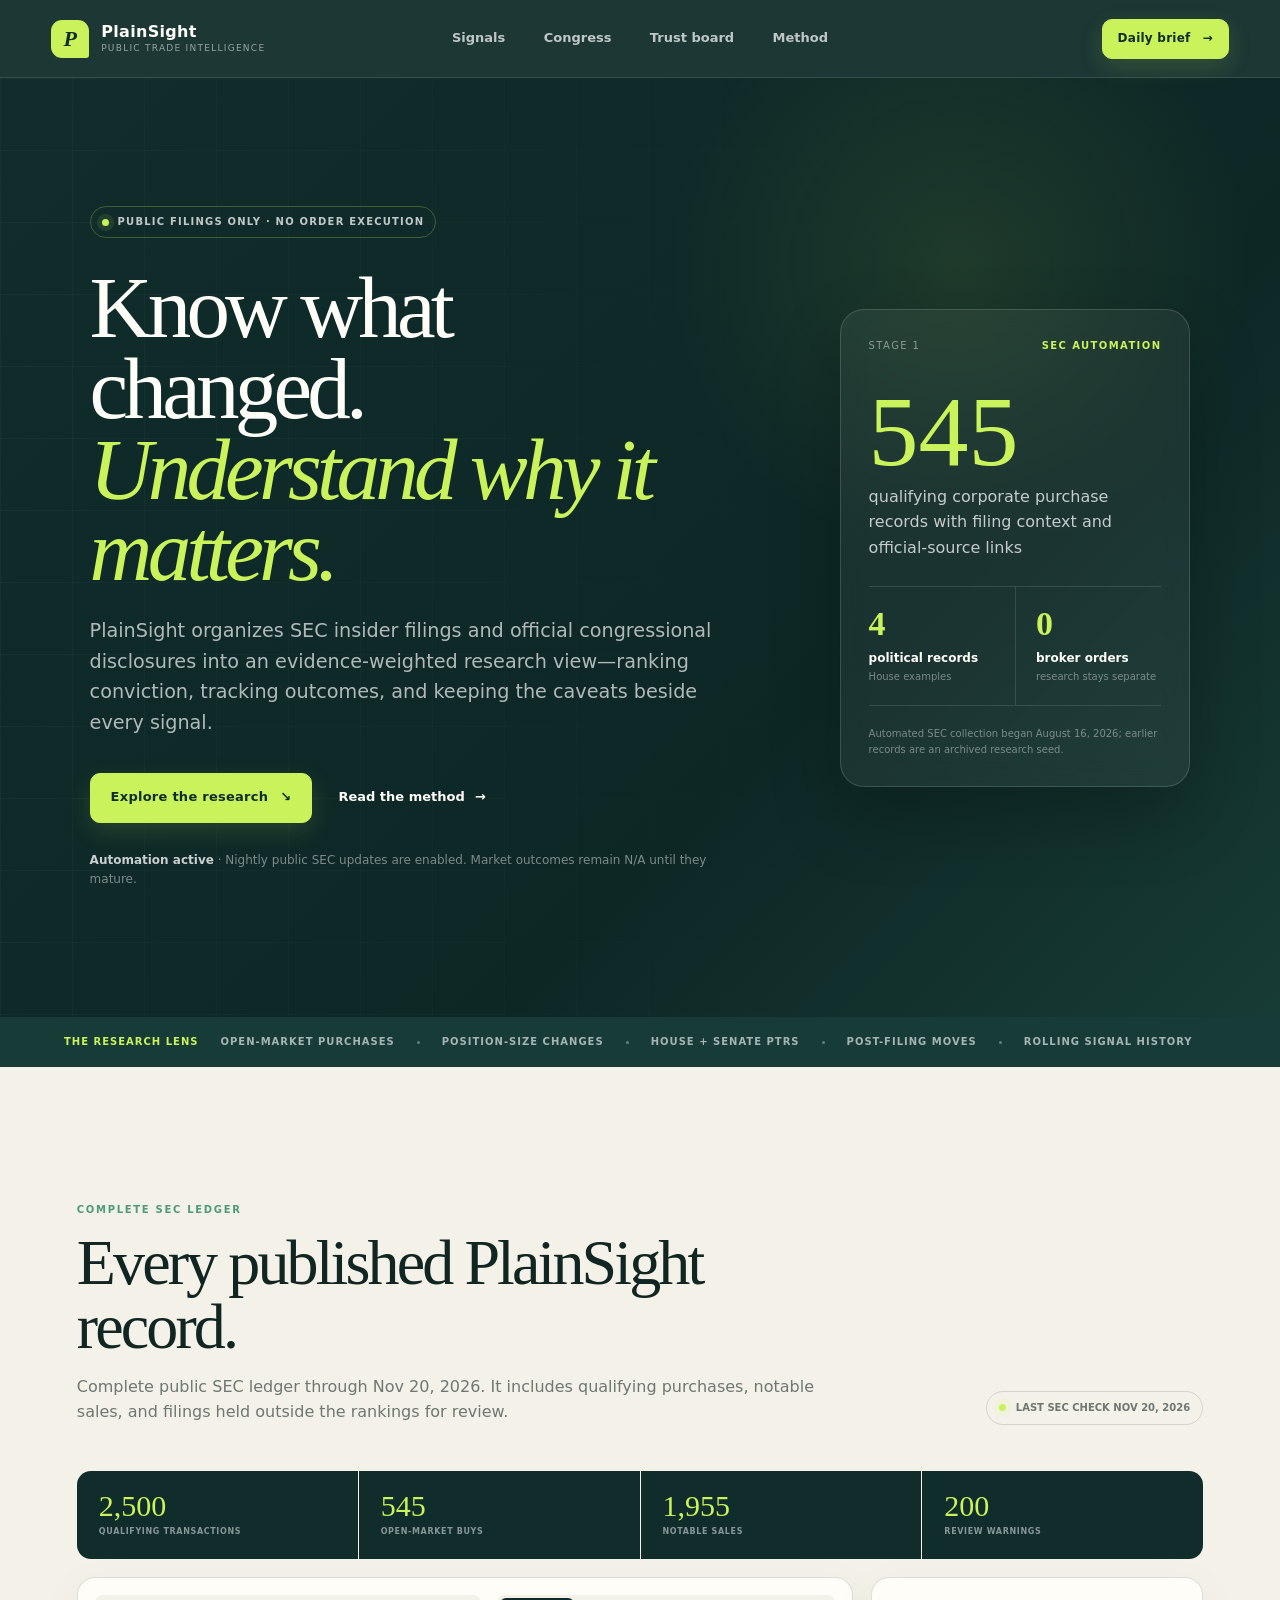
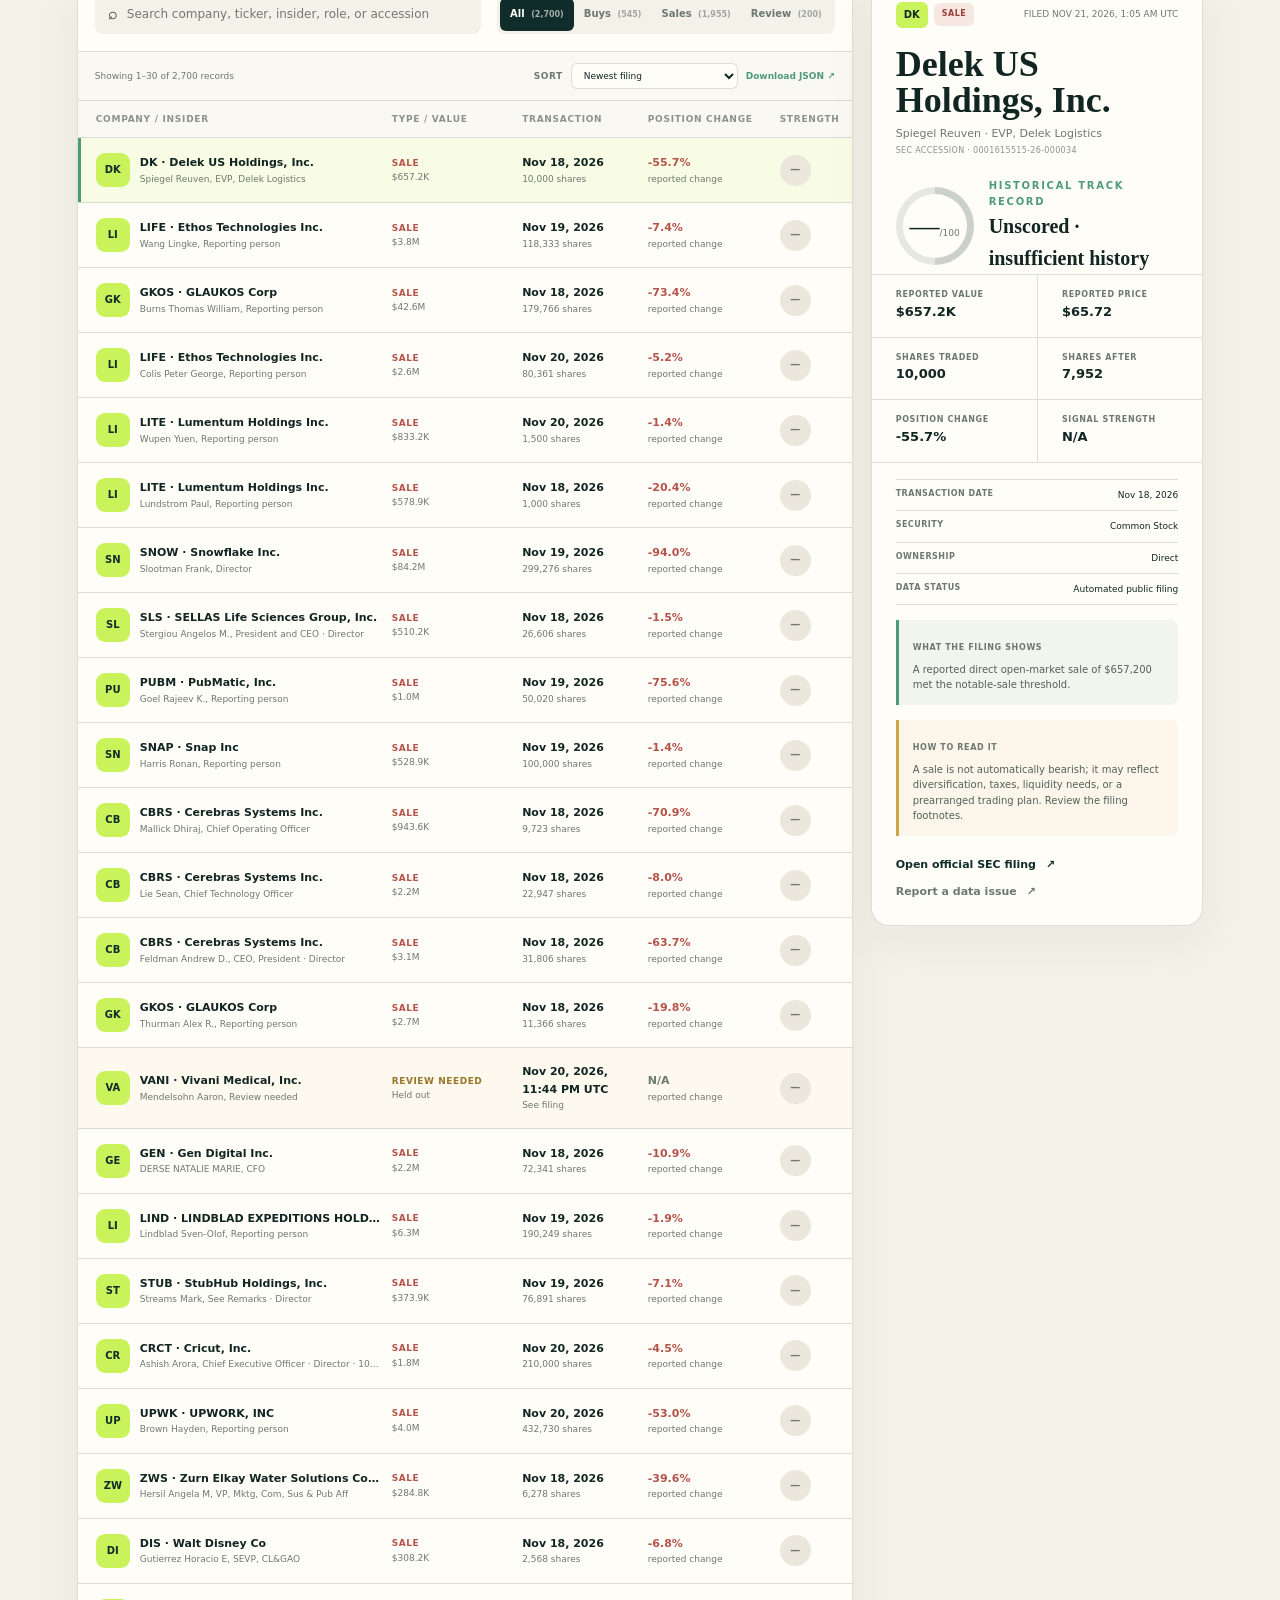
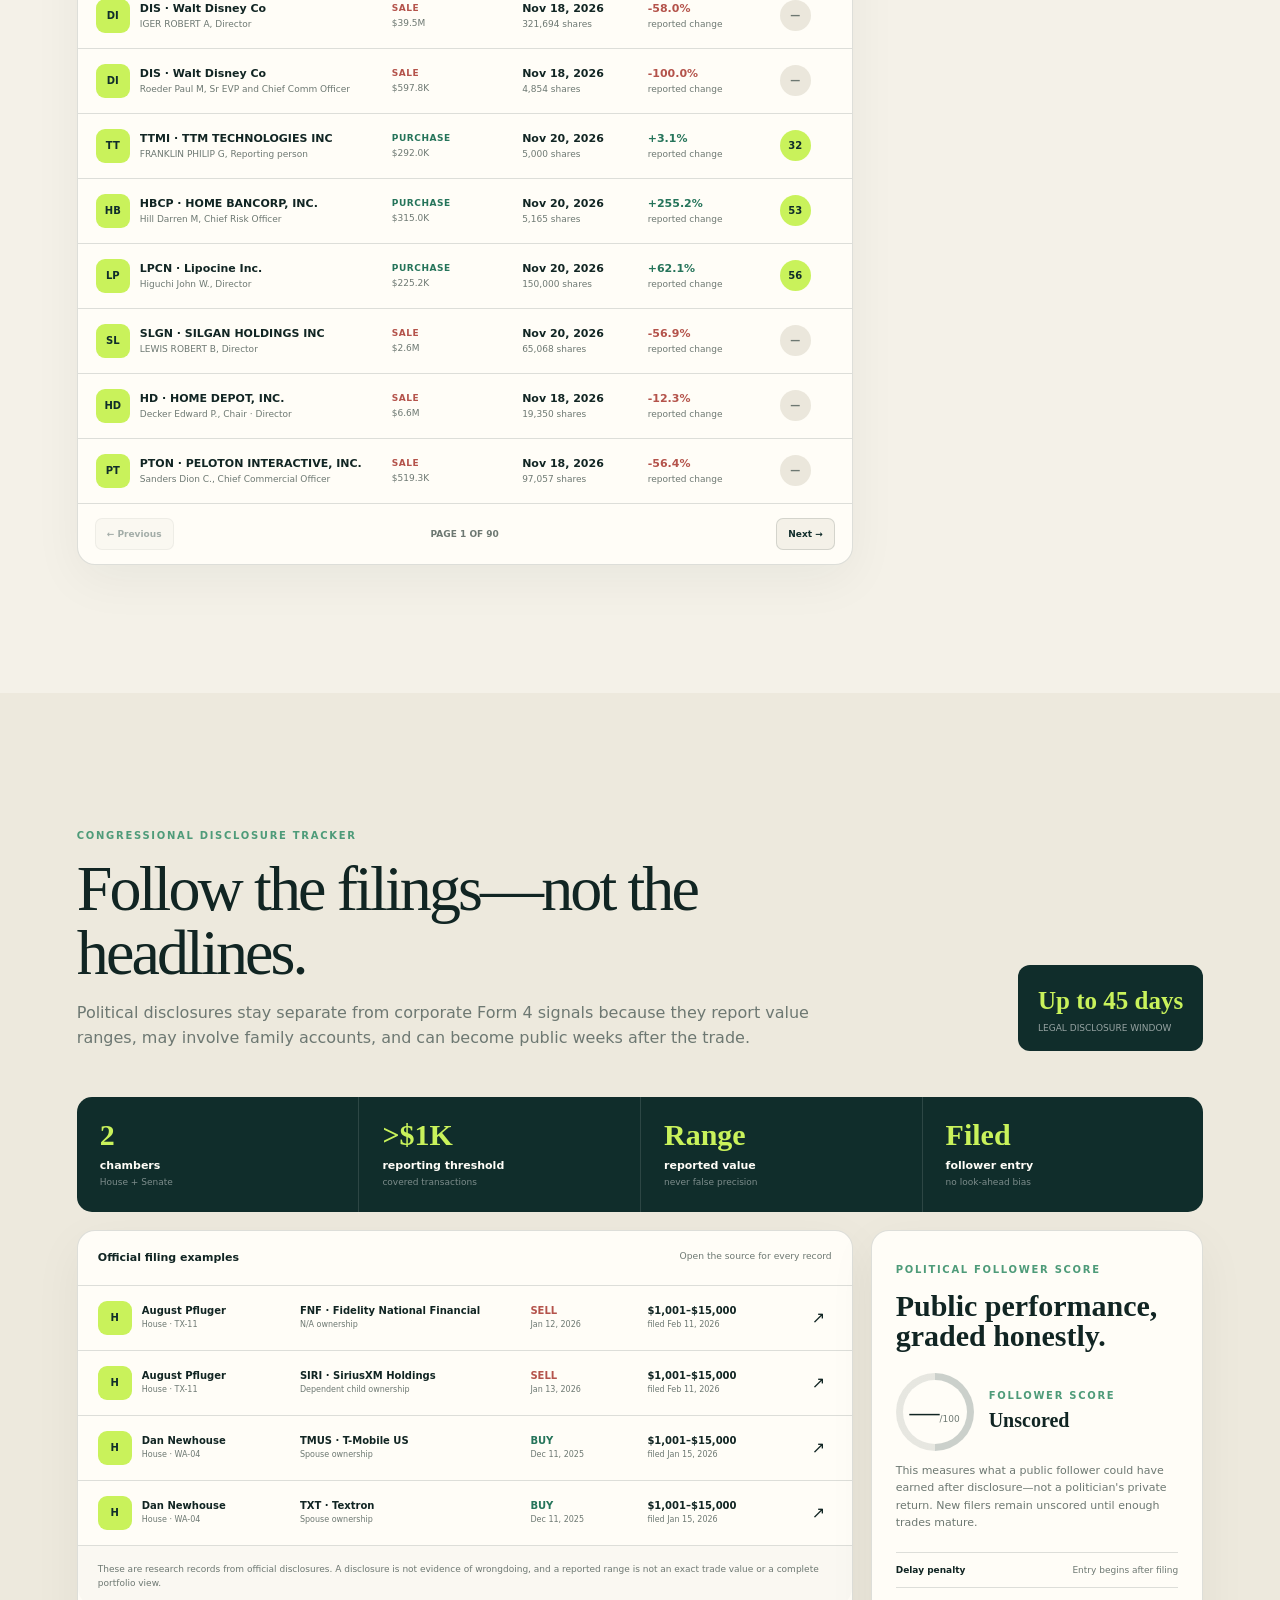
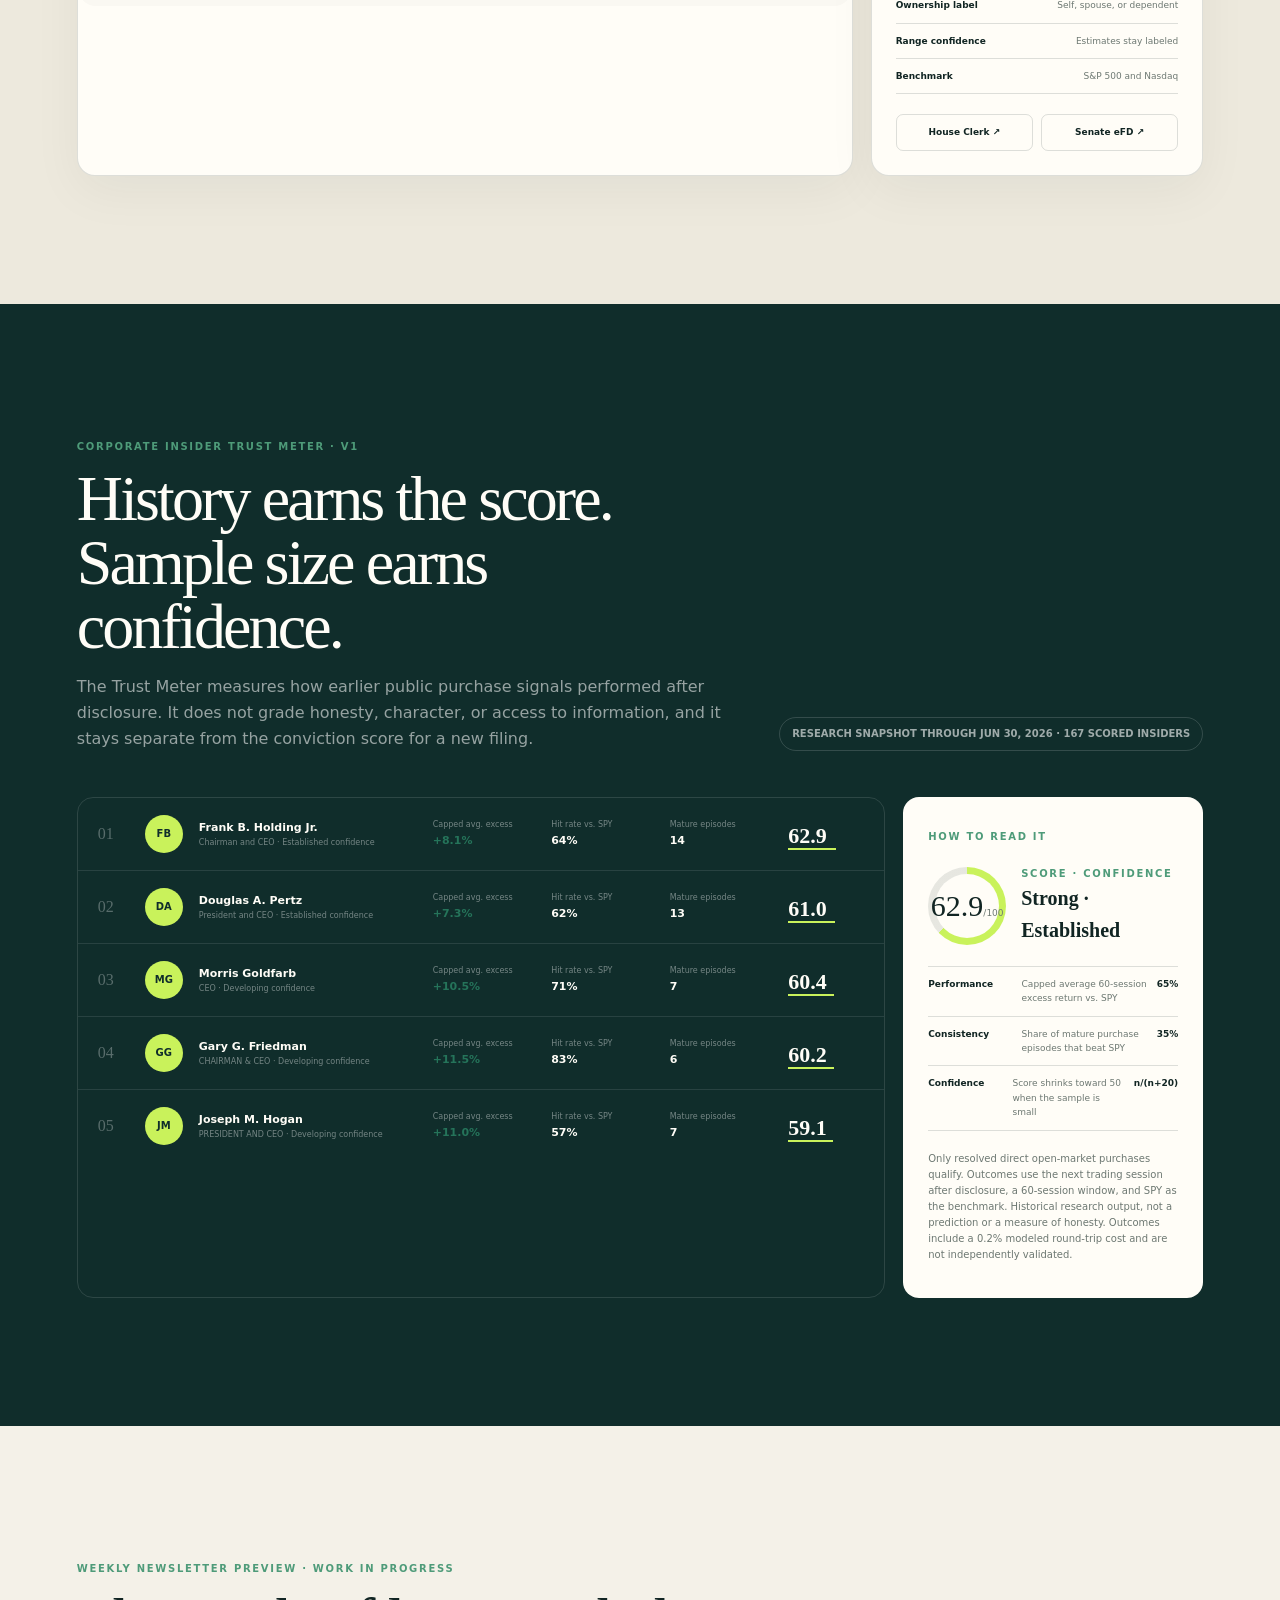
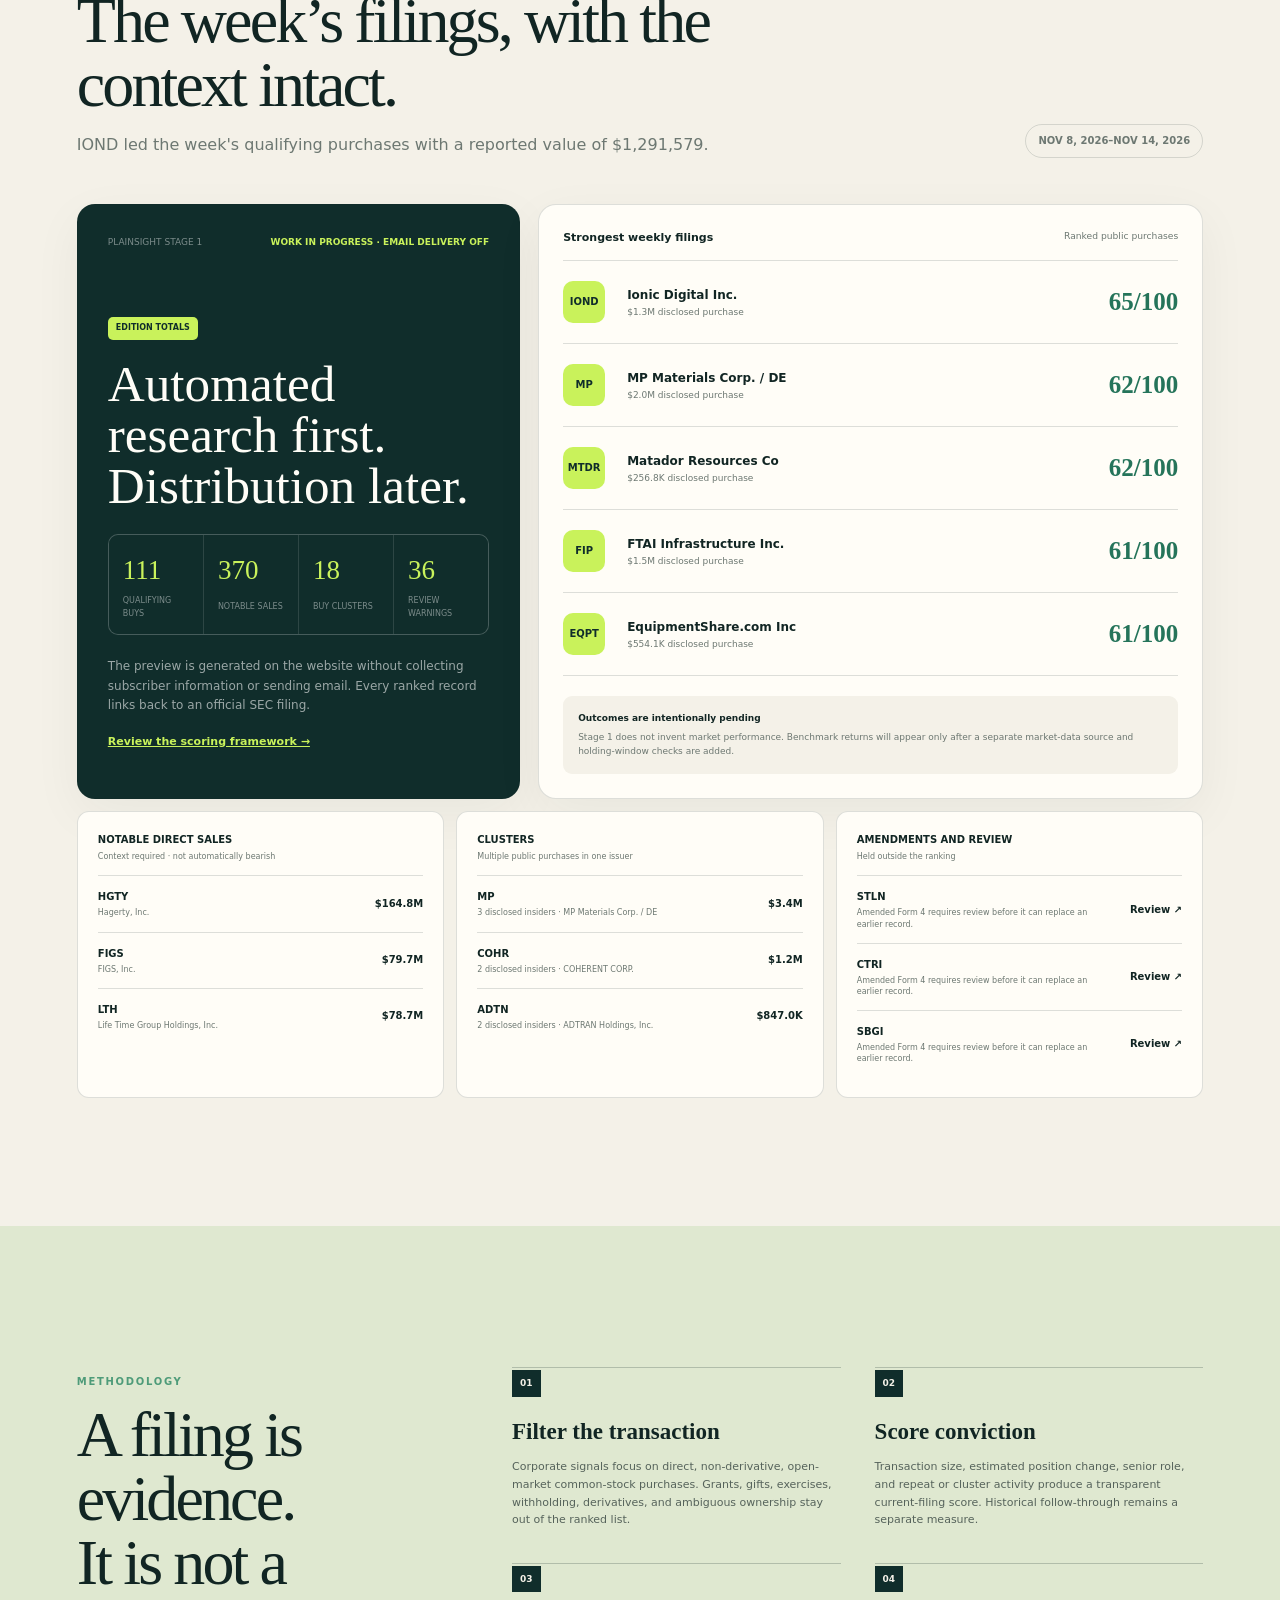
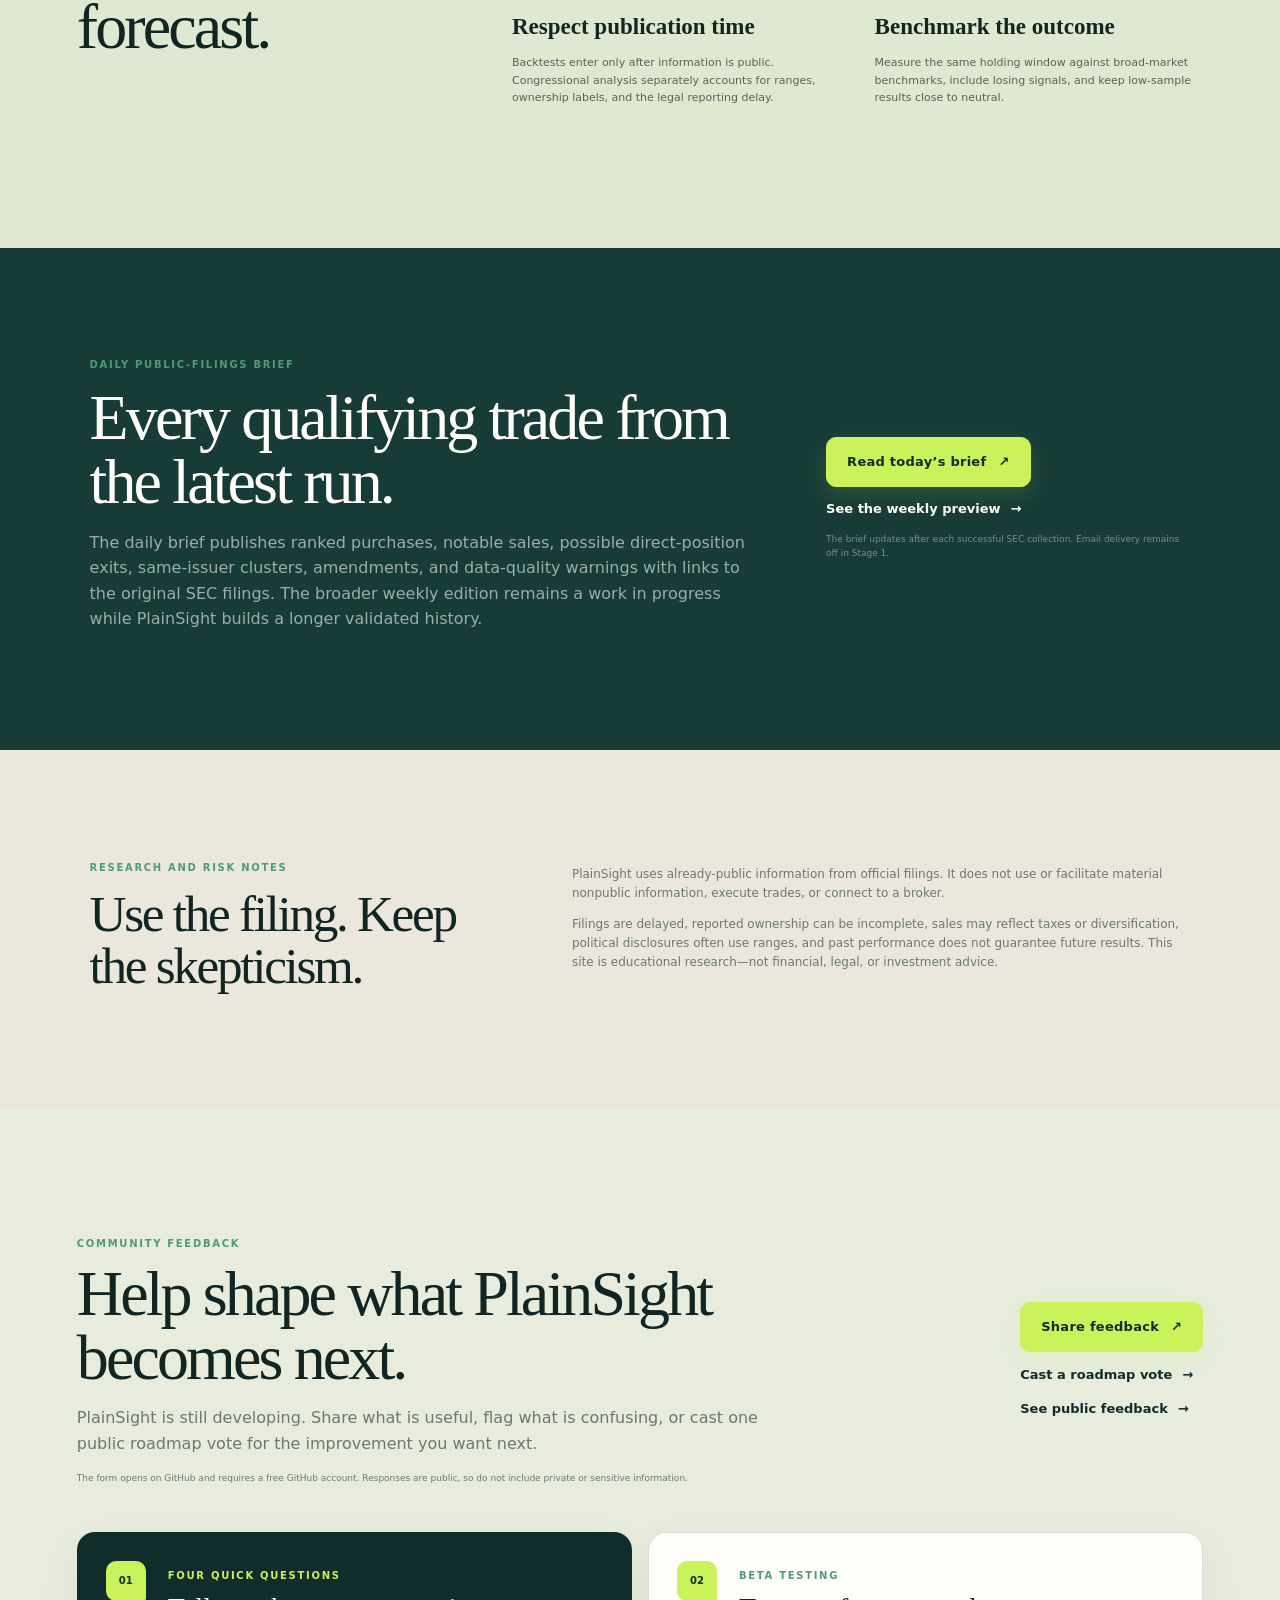
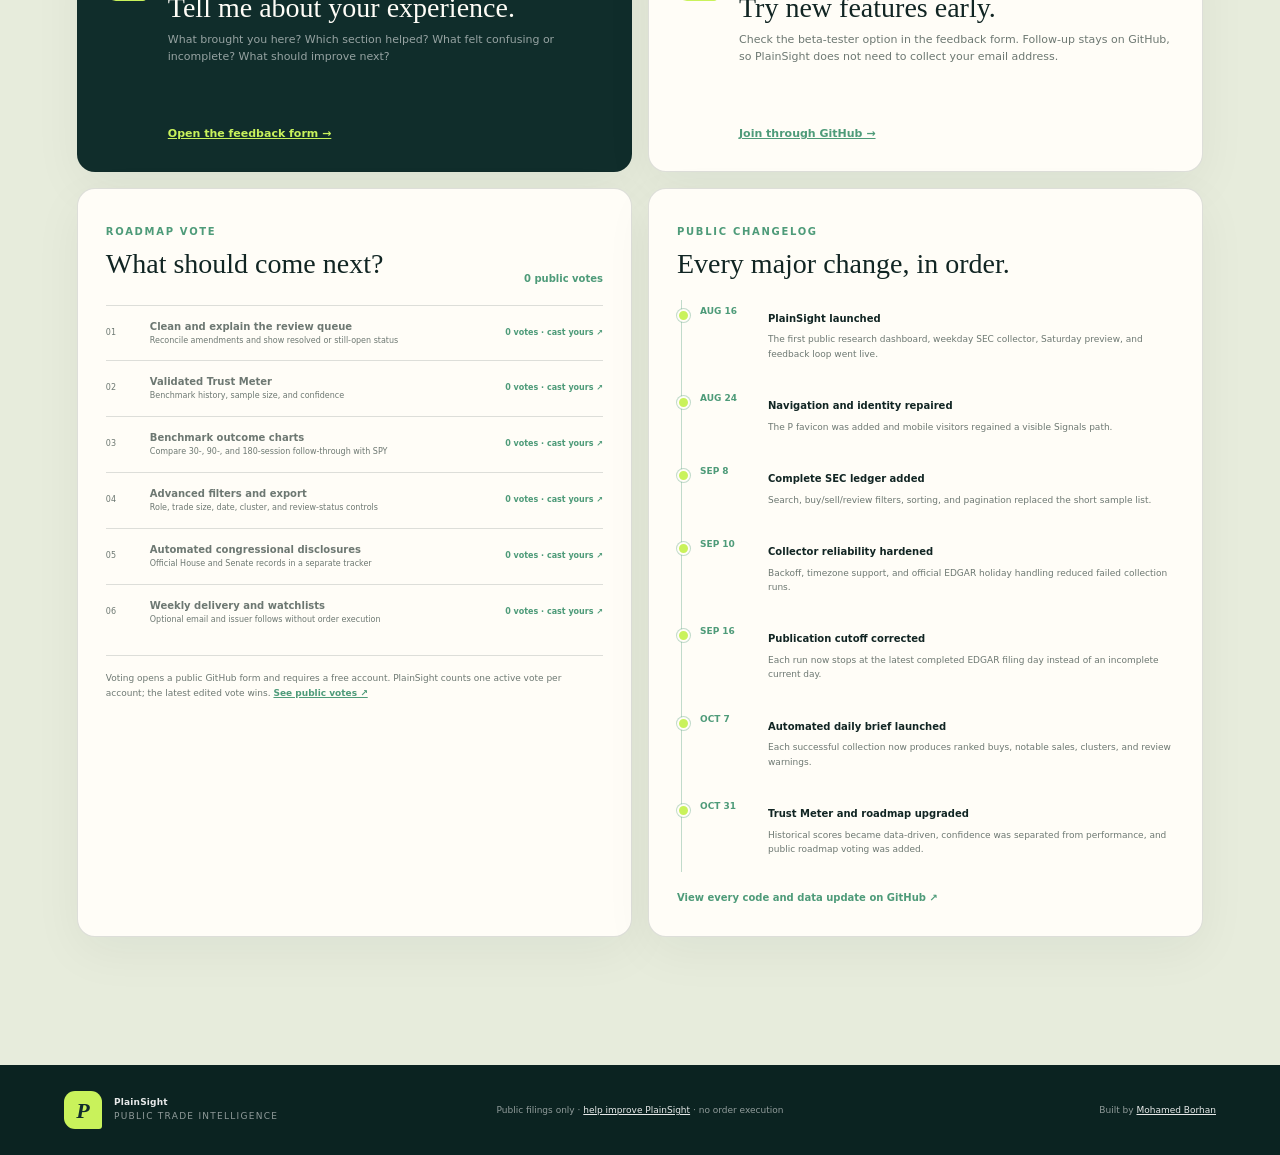
<file: index.html>
<!doctype html>
<html lang="en">
  <head>
    <meta charset="utf-8">
    <meta name="viewport" content="width=device-width, initial-scale=1">
    <title>PlainSight | Public Trade Intelligence</title>
    <meta name="description" content="PlainSight adds context to public SEC insider filings and official congressional trade disclosures. Research only—never automatic trading.">
    <meta name="author" content="Mohamed Borhan">
    <meta name="theme-color" content="#102d2b">
    <link rel="icon" href="favicon.ico" sizes="any">
    <link rel="icon" href="assets/favicon.png" type="image/png">
    <link rel="apple-touch-icon" href="assets/apple-touch-icon.png">
    <link rel="canonical" href="https://mohamed-borhan.github.io/plainsight-trades/">
    <link rel="stylesheet" href="styles.css?v=20261031-1">
    <meta property="og:type" content="website">
    <meta property="og:title" content="PlainSight | Public Trade Intelligence">
    <meta property="og:description" content="Public filings, ranked signals, and the context behind every trade.">
    <meta property="og:url" content="https://mohamed-borhan.github.io/plainsight-trades/">
    <meta property="og:image" content="https://mohamed-borhan.github.io/plainsight-trades/assets/og.png">
    <meta property="og:image:alt" content="PlainSight Public Trade Intelligence">
    <meta name="twitter:card" content="summary_large_image">
    <meta name="twitter:title" content="PlainSight | Public Trade Intelligence">
    <meta name="twitter:description" content="Public filings, ranked signals, and the context behind every trade.">
    <meta name="twitter:image" content="https://mohamed-borhan.github.io/plainsight-trades/assets/og.png">
    <script type="application/ld+json">
      {
        "@context": "https://schema.org",
        "@type": "WebSite",
        "name": "PlainSight Public Trade Intelligence",
        "url": "https://mohamed-borhan.github.io/plainsight-trades/",
        "description": "Research interface for public SEC insider filings and official congressional trade disclosures.",
        "creator": {
          "@type": "Person",
          "name": "Mohamed Borhan",
          "url": "https://mohamed-borhan.github.io/"
        }
      }
    </script>
  </head>
  <body>
    <a class="skip-link" href="#main">Skip to research</a>
    <header class="topbar" id="top">
      <a class="brand" href="#top" aria-label="PlainSight home">
        <span class="brand-mark">P</span>
        <span><b>PlainSight</b><small>Public trade intelligence</small></span>
      </a>
      <nav aria-label="Primary navigation">
        <a href="#signals">Signals</a>
        <a href="#congress">Congress</a>
        <a href="#trust">Trust board</a>
        <a href="#method">Method</a>
      </nav>
      <a class="button button-small" href="daily.html">Daily brief <span aria-hidden="true">→</span></a>
    </header>

    <main id="main">
      <section class="hero">
        <div class="hero-copy">
          <div class="status-pill"><i></i> Public filings only · no order execution</div>
          <h1>Know what changed.<br><em>Understand why it matters.</em></h1>
          <p>PlainSight organizes SEC insider filings and official congressional disclosures into an evidence-weighted research view—ranking conviction, tracking outcomes, and keeping the caveats beside every signal.</p>
          <div class="hero-actions">
            <a class="button" href="#signals">Explore the research <span aria-hidden="true">↘</span></a>
            <a class="text-link" href="#method">Read the method <span aria-hidden="true">→</span></a>
          </div>
          <p class="snapshot"><b id="automation-status">Automation scheduled</b> · Nightly public SEC updates are enabled. Market outcomes remain N/A until they mature.</p>
        </div>
        <aside class="hero-card" aria-label="Research snapshot">
          <div class="card-kicker"><span>Stage 1</span><b>SEC automation</b></div>
          <div class="hero-number" id="hero-signal-count">6</div>
          <p>qualifying corporate purchase records with filing context and official-source links</p>
          <div class="metric-grid">
            <div><strong>4</strong><span>political records</span><small>House examples</small></div>
            <div><strong>0</strong><span>broker orders</span><small>research stays separate</small></div>
          </div>
          <span class="card-note" id="automation-note">Automated SEC collection begins August 16, 2026; earlier records are an archived research seed.</span>
        </aside>
      </section>

      <section class="ticker-strip" aria-label="Research principles">
        <span>THE RESEARCH LENS</span><b>Open-market purchases</b><i></i><b>Position-size changes</b><i></i><b>House + Senate PTRs</b><i></i><b>Post-filing moves</b><i></i><b>Rolling signal history</b>
      </section>

      <section class="section reveal" id="signals">
        <div class="section-heading split-heading">
          <div>
            <span class="eyebrow">Complete SEC ledger</span>
            <h2>Every published PlainSight record.</h2>
            <p id="signal-source-note">Browse qualifying purchases, notable sales, and records held for review. Search, filter, sort, and open any row for the complete filing context.</p>
          </div>
          <div class="freshness" id="data-freshness"><i></i> Automation starts August 16, 2026</div>
        </div>

        <div class="ledger-kpis" aria-label="SEC ledger totals">
          <div><strong id="ledger-total-count">—</strong><span>qualifying transactions</span></div>
          <div><strong id="ledger-buy-count">—</strong><span>open-market buys</span></div>
          <div><strong id="ledger-sale-count">—</strong><span>notable sales</span></div>
          <div><strong id="ledger-review-count">—</strong><span>review warnings</span></div>
        </div>

        <div class="workbench">
          <div class="signal-list">
            <div class="toolbar">
              <label class="search">
                <span aria-hidden="true">⌕</span>
                <input id="signal-search" type="search" placeholder="Search company, ticker, insider, role, or accession" autocomplete="off" aria-label="Search the complete SEC ledger">
              </label>
              <div class="segmented ledger-tabs" aria-label="Filter records by type">
                <button class="active" type="button" data-filter="all">All <span id="filter-all-count"></span></button>
                <button type="button" data-filter="buy">Buys <span id="filter-buy-count"></span></button>
                <button type="button" data-filter="sell">Sales <span id="filter-sale-count"></span></button>
                <button type="button" data-filter="review">Review <span id="filter-review-count"></span></button>
              </div>
            </div>
            <div class="ledger-controls">
              <span id="ledger-results" aria-live="polite">Loading the complete ledger…</span>
              <div>
                <label for="ledger-sort">Sort</label>
                <select id="ledger-sort">
                  <option value="newest">Newest filing</option>
                  <option value="largest">Largest value</option>
                  <option value="strength">Highest strength</option>
                  <option value="position">Largest position change</option>
                </select>
                <a href="data/signals.json" download>Download JSON ↗</a>
              </div>
            </div>
            <div class="table-head" aria-hidden="true"><span>Company / insider</span><span>Type / value</span><span>Transaction</span><span>Position change</span><span>Strength</span></div>
            <div id="signal-rows"></div>
            <div class="empty" id="signal-empty" hidden>No records match those filters.</div>
            <div class="ledger-pagination" aria-label="Ledger page controls">
              <button id="ledger-previous" type="button">← Previous</button>
              <span id="ledger-page">Page 1 of 1</span>
              <button id="ledger-next" type="button">Next →</button>
            </div>
          </div>

          <aside class="context-panel" id="signal-context" aria-live="polite">
            <div class="context-top"><span><b class="ticker-badge" data-field="ticker"></b><b class="side-badge" data-field="side"></b></span><span class="filed" data-field="filed"></span></div>
            <h3 data-field="company"></h3>
            <p class="insider-line" data-field="insider"></p>
            <p class="record-id" data-field="record-id"></p>
            <div class="meter-wrap" data-field="meter-wrap">
              <div class="meter" role="meter" aria-label="Historical purchase follow-through score" aria-valuemin="0" aria-valuemax="100"><div class="meter-core"><span data-field="trust-score"></span><small>/100</small></div></div>
              <div><span class="eyebrow">Historical track record</span><strong data-field="trust-status"></strong></div>
            </div>
            <p class="meter-caption" data-field="trust-caption"></p>
            <div class="context-stats">
              <div><span>Reported value</span><b data-field="value"></b></div>
              <div><span>Reported price</span><b data-field="price"></b></div>
              <div><span>Shares traded</span><b data-field="shares"></b></div>
              <div><span>Shares after</span><b data-field="shares-after"></b></div>
              <div><span>Position change</span><b data-field="position-change"></b></div>
              <div><span>Signal strength</span><b data-field="strength"></b></div>
            </div>
            <dl class="record-meta">
              <div><dt>Transaction date</dt><dd data-field="transaction-date"></dd></div>
              <div><dt>Security</dt><dd data-field="security"></dd></div>
              <div><dt>Ownership</dt><dd data-field="ownership"></dd></div>
              <div><dt>Data status</dt><dd data-field="data-status"></dd></div>
            </dl>
            <div class="explain good"><span data-field="context-label">What the filing shows</span><p data-field="context"></p></div>
            <div class="explain watch"><span data-field="caveat-label">How to read it</span><p data-field="caveat"></p></div>
            <div class="context-links">
              <a class="source-link" data-field="source" target="_blank" rel="noreferrer">Open official SEC filing <span aria-hidden="true">↗</span></a>
              <a class="report-link" data-field="report" target="_blank" rel="noreferrer">Report a data issue <span aria-hidden="true">↗</span></a>
            </div>
          </aside>
        </div>
      </section>

      <section class="section congress-section reveal" id="congress">
        <div class="section-heading split-heading">
          <div>
            <span class="eyebrow">Congressional disclosure tracker</span>
            <h2>Follow the filings—not the headlines.</h2>
            <p>Political disclosures stay separate from corporate Form 4 signals because they report value ranges, may involve family accounts, and can become public weeks after the trade.</p>
          </div>
          <div class="delay-chip"><b>Up to 45 days</b><span>legal disclosure window</span></div>
        </div>

        <div class="congress-kpis">
          <div><strong>2</strong><span>chambers</span><small>House + Senate</small></div>
          <div><strong>&gt;$1K</strong><span>reporting threshold</span><small>covered transactions</small></div>
          <div><strong>Range</strong><span>reported value</span><small>never false precision</small></div>
          <div><strong>Filed</strong><span>follower entry</span><small>no look-ahead bias</small></div>
        </div>

        <div class="congress-grid">
          <div class="political-ledger">
            <div class="political-head"><span>Official filing examples</span><small>Open the source for every record</small></div>
            <div id="political-rows"></div>
            <p class="source-disclaimer">These are research records from official disclosures. A disclosure is not evidence of wrongdoing, and a reported range is not an exact trade value or a complete portfolio view.</p>
          </div>
          <aside class="political-score-card">
            <span class="eyebrow">Political follower score</span>
            <h3>Public performance, graded honestly.</h3>
            <div class="meter-wrap">
              <div class="meter unscored"><div class="meter-core"><span>—</span><small>/100</small></div></div>
              <div><span class="eyebrow">Follower score</span><strong>Unscored</strong></div>
            </div>
            <p>This measures what a public follower could have earned after disclosure—not a politician's private return. New filers remain unscored until enough trades mature.</p>
            <ul>
              <li><b>Delay penalty</b><span>Entry begins after filing</span></li>
              <li><b>Ownership label</b><span>Self, spouse, or dependent</span></li>
              <li><b>Range confidence</b><span>Estimates stay labeled</span></li>
              <li><b>Benchmark</b><span>S&amp;P 500 and Nasdaq</span></li>
            </ul>
            <div class="source-pair">
              <a href="https://disclosures-clerk.house.gov/FinancialDisclosure/ViewReport" target="_blank" rel="noreferrer">House Clerk ↗</a>
              <a href="https://efdsearch.senate.gov/search/home/" target="_blank" rel="noreferrer">Senate eFD ↗</a>
            </div>
          </aside>
        </div>
      </section>

      <section class="section dark-section reveal" id="trust">
        <div class="section-heading split-heading">
          <div>
            <span class="eyebrow">Corporate Insider Trust Meter · v1</span>
            <h2>History earns the score. Sample size earns confidence.</h2>
            <p>The Trust Meter measures how earlier public purchase signals performed after disclosure. It does not grade honesty, character, or access to information, and it stays separate from the conviction score for a new filing.</p>
          </div>
          <div class="method-chip" id="trust-as-of">Loading the historical research snapshot</div>
        </div>
        <div class="trust-layout">
          <div class="leaderboard" id="trust-leaders" aria-live="polite"><p class="trust-empty">Loading validated historical scores…</p></div>
          <div class="trust-explainer">
            <span class="eyebrow">How to read it</span>
            <div class="meter-wrap">
              <div class="meter example" id="trust-example-meter" role="meter" aria-label="Leading historical score" aria-valuemin="0" aria-valuemax="100"><div class="meter-core"><span id="trust-example-score">—</span><small>/100</small></div></div>
              <div><span class="eyebrow">Score · confidence</span><strong id="trust-example-band">Collecting history</strong></div>
            </div>
            <ol>
              <li><b>Performance</b><span>Capped average 60-session excess return vs. SPY</span><strong>65%</strong></li>
              <li><b>Consistency</b><span>Share of mature purchase episodes that beat SPY</span><strong>35%</strong></li>
              <li><b>Confidence</b><span>Score shrinks toward 50 when the sample is small</span><strong>n/(n+20)</strong></li>
            </ol>
            <p id="trust-snapshot-note">Only resolved direct open-market purchases qualify. N/A means fewer than three mature purchase episodes or no stable reporting-owner match. Results use the next session after public filing and include losing outcomes.</p>
          </div>
        </div>
      </section>

      <section class="section reveal" id="edition">
        <div class="section-heading split-heading">
          <div><span class="eyebrow">Weekly newsletter preview · work in progress</span><h2>The week’s filings, with the context intact.</h2><p id="weekly-lead">This early preview will develop as PlainSight collects a larger history of validated filings. Initial editions may contain limited or no qualifying activity.</p></div>
          <div class="freshness" id="weekly-period">Collecting history for the first editions</div>
        </div>
        <div class="edition-grid">
          <article class="lead-story">
            <div class="edition-meta"><span>PlainSight Stage 1</span><b>Work in progress · email delivery off</b></div>
            <span class="story-tag">Edition totals</span>
            <h3>Automated research first. Distribution later.</h3>
            <div class="weekly-counts" aria-label="Weekly edition counts">
              <div><strong id="weekly-purchase-count">0</strong><span>qualifying buys</span></div>
              <div><strong id="weekly-sale-count">0</strong><span>notable sales</span></div>
              <div><strong id="weekly-cluster-count">0</strong><span>buy clusters</span></div>
              <div><strong id="weekly-review-count">0</strong><span>review warnings</span></div>
            </div>
            <p>The preview is generated on the website without collecting subscriber information or sending email. Every ranked record links back to an official SEC filing.</p>
            <a href="#method">Review the scoring framework →</a>
          </article>
          <div class="move-stack">
            <div class="move-title"><span>Strongest weekly filings</span><small>Ranked public purchases</small></div>
            <div id="market-moves"></div>
            <div class="benchmark-note"><b>Outcomes are intentionally pending</b><span>Stage 1 does not invent market performance. Benchmark returns will appear only after a separate market-data source and holding-window checks are added.</span></div>
          </div>
        </div>
        <div class="edition-details">
          <article class="edition-detail-card">
            <div class="detail-heading"><span>Notable direct sales</span><small>Context required · not automatically bearish</small></div>
            <div class="brief-list" id="weekly-sales"></div>
          </article>
          <article class="edition-detail-card">
            <div class="detail-heading"><span>Clusters</span><small>Multiple public purchases in one issuer</small></div>
            <div class="brief-list" id="weekly-clusters"></div>
          </article>
          <article class="edition-detail-card">
            <div class="detail-heading"><span>Amendments and review</span><small>Held outside the ranking</small></div>
            <div class="brief-list" id="weekly-warnings"></div>
          </article>
        </div>
      </section>

      <section class="method-section" id="method">
        <div class="method-inner reveal">
          <div>
            <span class="eyebrow">Methodology</span>
            <h2>A filing is evidence.<br>It is not a forecast.</h2>
          </div>
          <div class="method-grid">
            <article><span>01</span><h3>Filter the transaction</h3><p>Corporate signals focus on direct, non-derivative, open-market common-stock purchases. Grants, gifts, exercises, withholding, derivatives, and ambiguous ownership stay out of the ranked list.</p></article>
            <article><span>02</span><h3>Score conviction</h3><p>Transaction size, estimated position change, senior role, and repeat or cluster activity produce a transparent current-filing score. Historical follow-through remains a separate measure.</p></article>
            <article><span>03</span><h3>Respect publication time</h3><p>Backtests enter only after information is public. Congressional analysis separately accounts for ranges, ownership labels, and the legal reporting delay.</p></article>
            <article><span>04</span><h3>Benchmark the outcome</h3><p>Measure the same holding window against broad-market benchmarks, include losing signals, and keep low-sample results close to neutral.</p></article>
          </div>
        </div>
      </section>

      <section class="newsletter reveal" id="brief">
        <div>
          <span class="eyebrow">Daily public-filings brief</span>
          <h2>Every qualifying trade from the latest run.</h2>
          <p>The daily brief publishes ranked purchases, notable sales, possible direct-position exits, same-issuer clusters, amendments, and data-quality warnings with links to the original SEC filings. The broader weekly edition remains a work in progress while PlainSight builds a longer validated history.</p>
        </div>
        <div class="brief-action">
          <a class="button" href="daily.html">Read today’s brief <span aria-hidden="true">↗</span></a>
          <a class="text-link" href="#edition">See the weekly preview <span aria-hidden="true">→</span></a>
          <small>The brief updates after each successful SEC collection. Email delivery remains off in Stage 1.</small>
        </div>
      </section>

      <section class="risk-note" aria-labelledby="risk-title">
        <div><span class="eyebrow">Research and risk notes</span><h2 id="risk-title">Use the filing. Keep the skepticism.</h2></div>
        <div>
          <p>PlainSight uses already-public information from official filings. It does not use or facilitate material nonpublic information, execute trades, or connect to a broker.</p>
          <p>Filings are delayed, reported ownership can be incomplete, sales may reflect taxes or diversification, political disclosures often use ranges, and past performance does not guarantee future results. This site is educational research—not financial, legal, or investment advice.</p>
        </div>
      </section>

      <section class="feedback-section" id="feedback">
        <div class="feedback-intro reveal">
          <span class="eyebrow">Community feedback</span>
          <h2>Help shape what PlainSight becomes next.</h2>
          <p>PlainSight is still developing. Share what is useful, flag what is confusing, or cast one public roadmap vote for the improvement you want next.</p>
          <div class="feedback-actions">
            <a class="button" href="https://github.com/Mohamed-Borhan/plainsight-trades/issues/new?template=feedback.yml" target="_blank" rel="noreferrer">Share feedback <span aria-hidden="true">↗</span></a>
            <a class="text-link feedback-text-link" href="https://github.com/Mohamed-Borhan/plainsight-trades/issues/new?template=roadmap-vote.yml" target="_blank" rel="noreferrer">Cast a roadmap vote <span aria-hidden="true">→</span></a>
            <a class="text-link feedback-text-link" href="https://github.com/Mohamed-Borhan/plainsight-trades/issues?q=is%3Aissue+label%3Afeedback" target="_blank" rel="noreferrer">See public feedback <span aria-hidden="true">→</span></a>
          </div>
          <small class="feedback-note">The form opens on GitHub and requires a free GitHub account. Responses are public, so do not include private or sensitive information.</small>
        </div>

        <div class="feedback-grid reveal">
          <article class="feedback-card featured-feedback-card">
            <span class="card-number">01</span>
            <div>
              <span class="eyebrow">Four quick questions</span>
              <h3>Tell me about your experience.</h3>
              <p>What brought you here? Which section helped? What felt confusing or incomplete? What should improve next?</p>
            </div>
            <a href="https://github.com/Mohamed-Borhan/plainsight-trades/issues/new?template=feedback.yml" target="_blank" rel="noreferrer">Open the feedback form →</a>
          </article>

          <article class="feedback-card">
            <span class="card-number">02</span>
            <div>
              <span class="eyebrow">Beta testing</span>
              <h3>Try new features early.</h3>
              <p>Check the beta-tester option in the feedback form. Follow-up stays on GitHub, so PlainSight does not need to collect your email address.</p>
            </div>
            <a href="https://github.com/Mohamed-Borhan/plainsight-trades/issues/new?template=feedback.yml" target="_blank" rel="noreferrer">Join through GitHub →</a>
          </article>

          <article class="roadmap-card">
            <div class="roadmap-heading">
              <div><span class="eyebrow">Roadmap vote</span><h3>What should come next?</h3></div>
              <span id="roadmap-vote-total" aria-live="polite">Vote totals load from GitHub</span>
            </div>
            <ol class="roadmap-list">
              <li><a href="https://github.com/Mohamed-Borhan/plainsight-trades/issues/new?template=roadmap-vote.yml" target="_blank" rel="noreferrer"><span>01</span><span><b>Clean and explain the review queue</b><small>Reconcile amendments and show resolved or still-open status</small></span><strong data-vote-count="review-queue">Vote ↗</strong></a></li>
              <li><a href="https://github.com/Mohamed-Borhan/plainsight-trades/issues/new?template=roadmap-vote.yml" target="_blank" rel="noreferrer"><span>02</span><span><b>Validated Trust Meter</b><small>Benchmark history, sample size, and confidence</small></span><strong data-vote-count="trust-meter">Vote ↗</strong></a></li>
              <li><a href="https://github.com/Mohamed-Borhan/plainsight-trades/issues/new?template=roadmap-vote.yml" target="_blank" rel="noreferrer"><span>03</span><span><b>Benchmark outcome charts</b><small>Compare 30-, 90-, and 180-session follow-through with SPY</small></span><strong data-vote-count="benchmark-outcomes">Vote ↗</strong></a></li>
              <li><a href="https://github.com/Mohamed-Borhan/plainsight-trades/issues/new?template=roadmap-vote.yml" target="_blank" rel="noreferrer"><span>04</span><span><b>Advanced filters and export</b><small>Role, trade size, date, cluster, and review-status controls</small></span><strong data-vote-count="advanced-filters">Vote ↗</strong></a></li>
              <li><a href="https://github.com/Mohamed-Borhan/plainsight-trades/issues/new?template=roadmap-vote.yml" target="_blank" rel="noreferrer"><span>05</span><span><b>Automated congressional disclosures</b><small>Official House and Senate records in a separate tracker</small></span><strong data-vote-count="congressional-automation">Vote ↗</strong></a></li>
              <li><a href="https://github.com/Mohamed-Borhan/plainsight-trades/issues/new?template=roadmap-vote.yml" target="_blank" rel="noreferrer"><span>06</span><span><b>Weekly delivery and watchlists</b><small>Optional email and issuer follows without order execution</small></span><strong data-vote-count="newsletter-watchlists">Vote ↗</strong></a></li>
            </ol>
            <p class="roadmap-note">Voting opens a public GitHub form and requires a free account. PlainSight counts one active vote per account; the latest edited vote wins. <a href="https://github.com/Mohamed-Borhan/plainsight-trades/issues?q=is%3Aissue+is%3Aopen+in%3Atitle+%22%5BRoadmap+vote%5D%22" target="_blank" rel="noreferrer">See public votes ↗</a></p>
          </article>

          <article class="changelog-card">
            <span class="eyebrow">Public changelog</span>
            <h3>Every major change, in order.</h3>
            <ol class="timeline-list">
              <li><time datetime="2026-08-16">Aug 16</time><div><b>PlainSight launched</b><p>The first public research dashboard, weekday SEC collector, Saturday preview, and feedback loop went live.</p></div></li>
              <li><time datetime="2026-08-24">Aug 24</time><div><b>Navigation and identity repaired</b><p>The P favicon was added and mobile visitors regained a visible Signals path.</p></div></li>
              <li><time datetime="2026-09-08">Sep 8</time><div><b>Complete SEC ledger added</b><p>Search, buy/sell/review filters, sorting, and pagination replaced the short sample list.</p></div></li>
              <li><time datetime="2026-09-10">Sep 10</time><div><b>Collector reliability hardened</b><p>Backoff, timezone support, and official EDGAR holiday handling reduced failed collection runs.</p></div></li>
              <li><time datetime="2026-09-16">Sep 16</time><div><b>Publication cutoff corrected</b><p>Each run now stops at the latest completed EDGAR filing day instead of an incomplete current day.</p></div></li>
              <li><time datetime="2026-10-07">Oct 7</time><div><b>Automated daily brief launched</b><p>Each successful collection now produces ranked buys, notable sales, clusters, and review warnings.</p></div></li>
              <li><time datetime="2026-10-31">Oct 31</time><div><b>Trust Meter and roadmap upgraded</b><p>Historical scores became data-driven, confidence was separated from performance, and public roadmap voting was added.</p></div></li>
            </ol>
            <a class="changelog-link" href="https://github.com/Mohamed-Borhan/plainsight-trades/commits/main/" target="_blank" rel="noreferrer">View every code and data update on GitHub ↗</a>
          </article>
        </div>
      </section>

    </main>

    <footer>
      <a class="brand" href="#top"><span class="brand-mark">P</span><span><b>PlainSight</b><small>Public trade intelligence</small></span></a>
      <p>Public filings only · <a href="#feedback">help improve PlainSight</a> · no order execution</p>
      <span>Built by <a href="https://mohamed-borhan.github.io/">Mohamed Borhan</a></span>
    </footer>

    <script src="script.js?v=20261031-1" defer></script>
  </body>
</html>
</file>
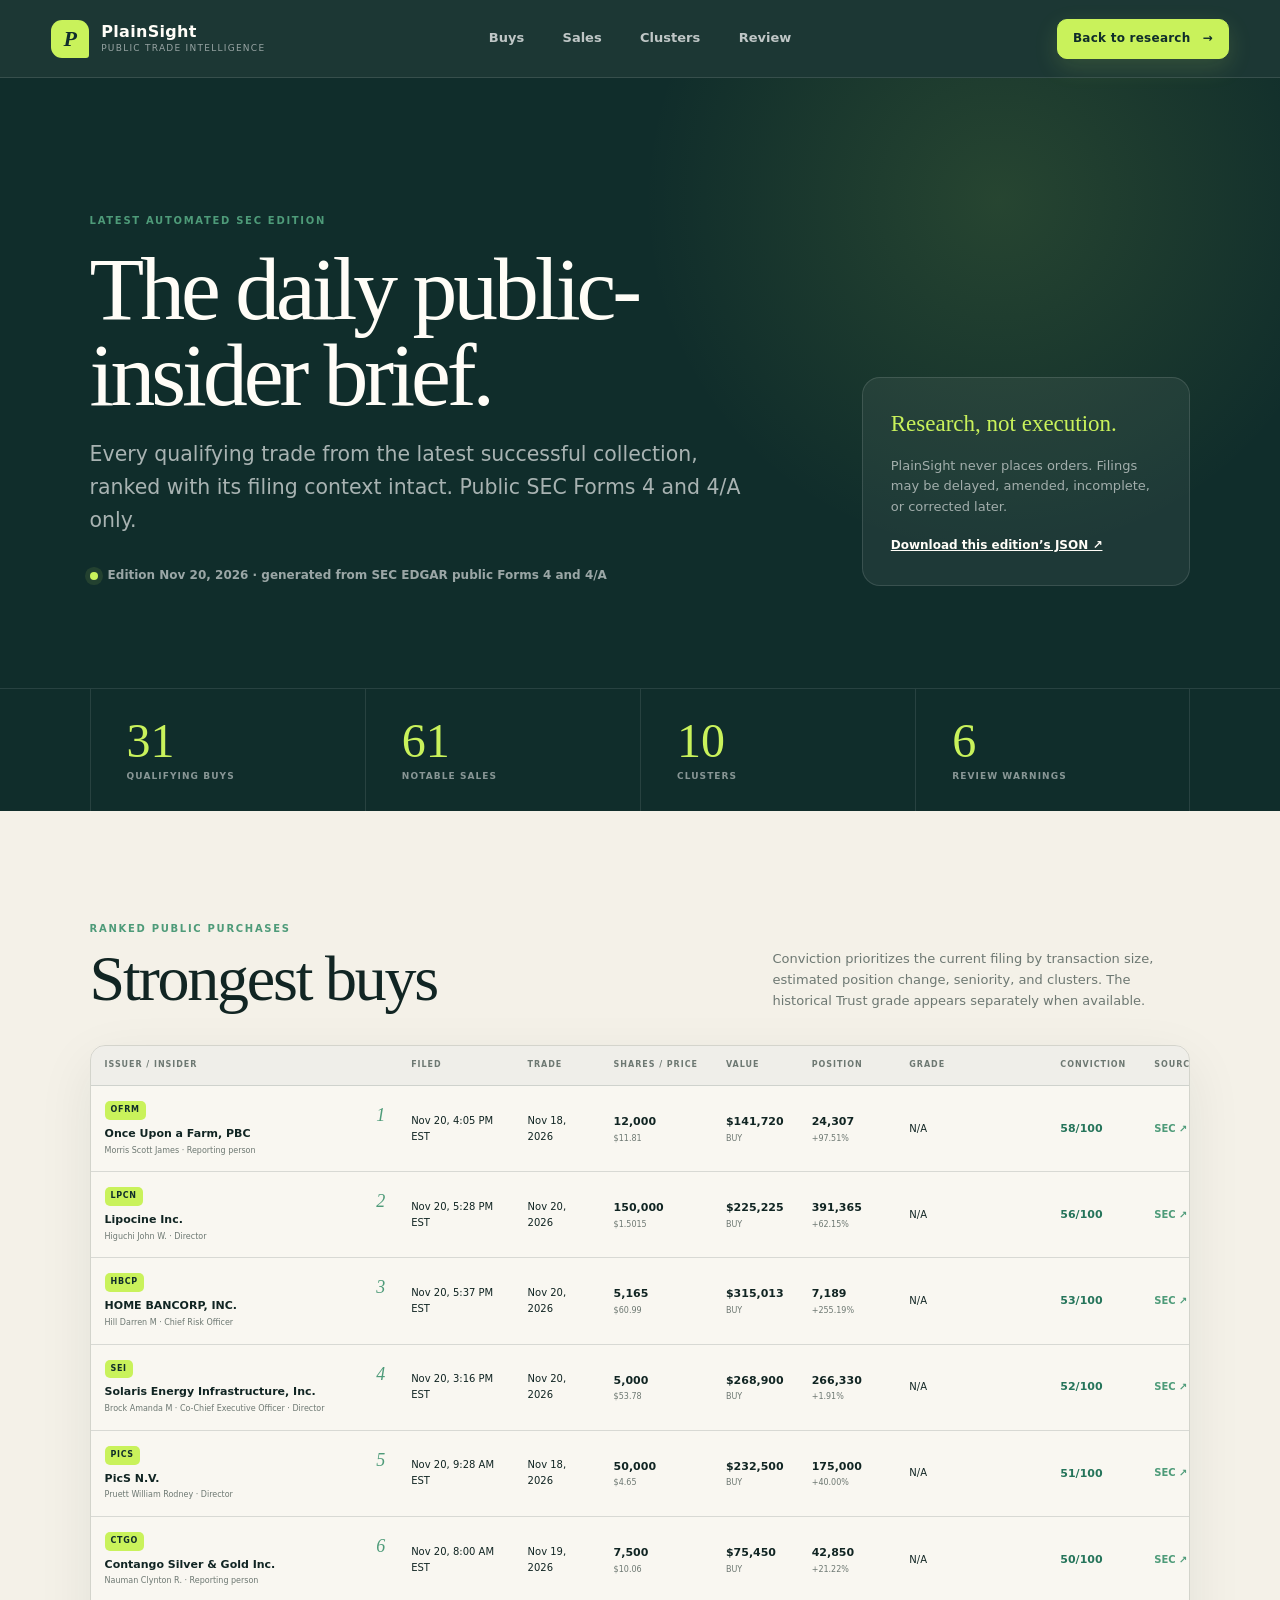
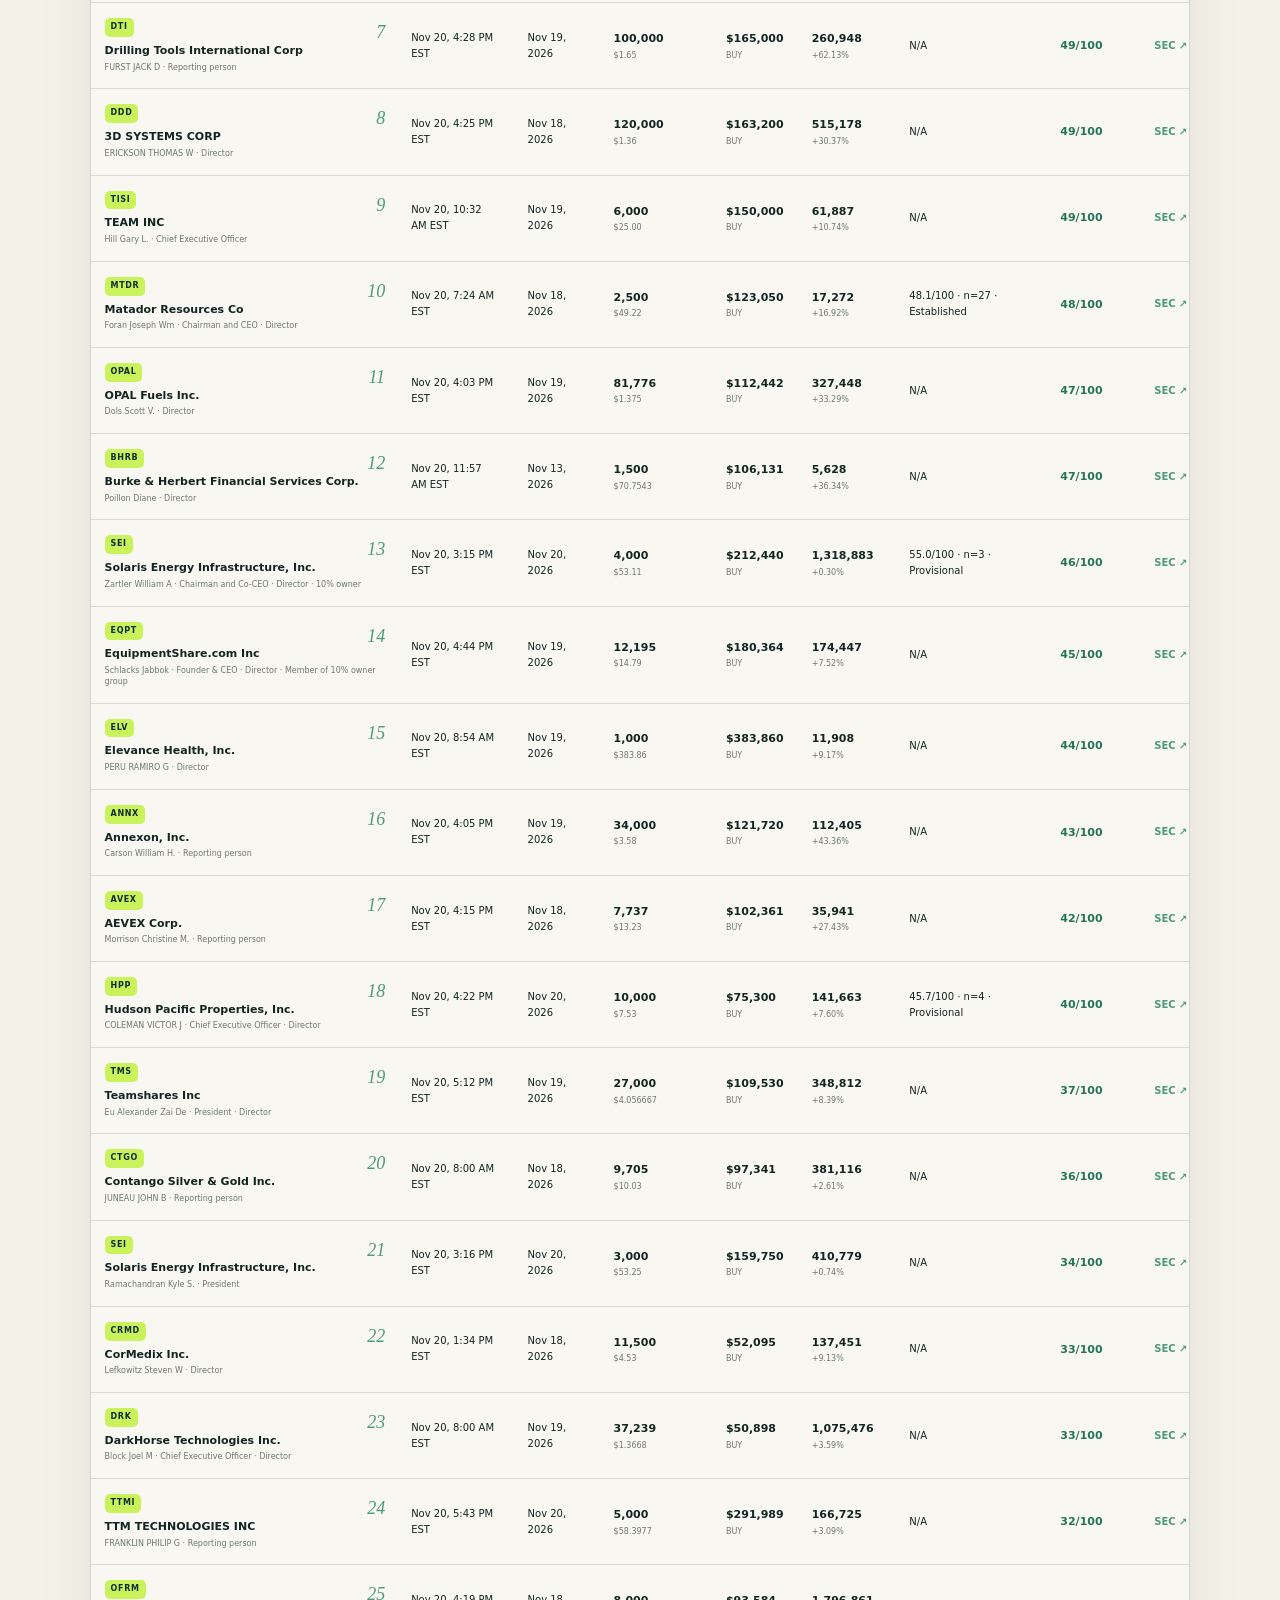
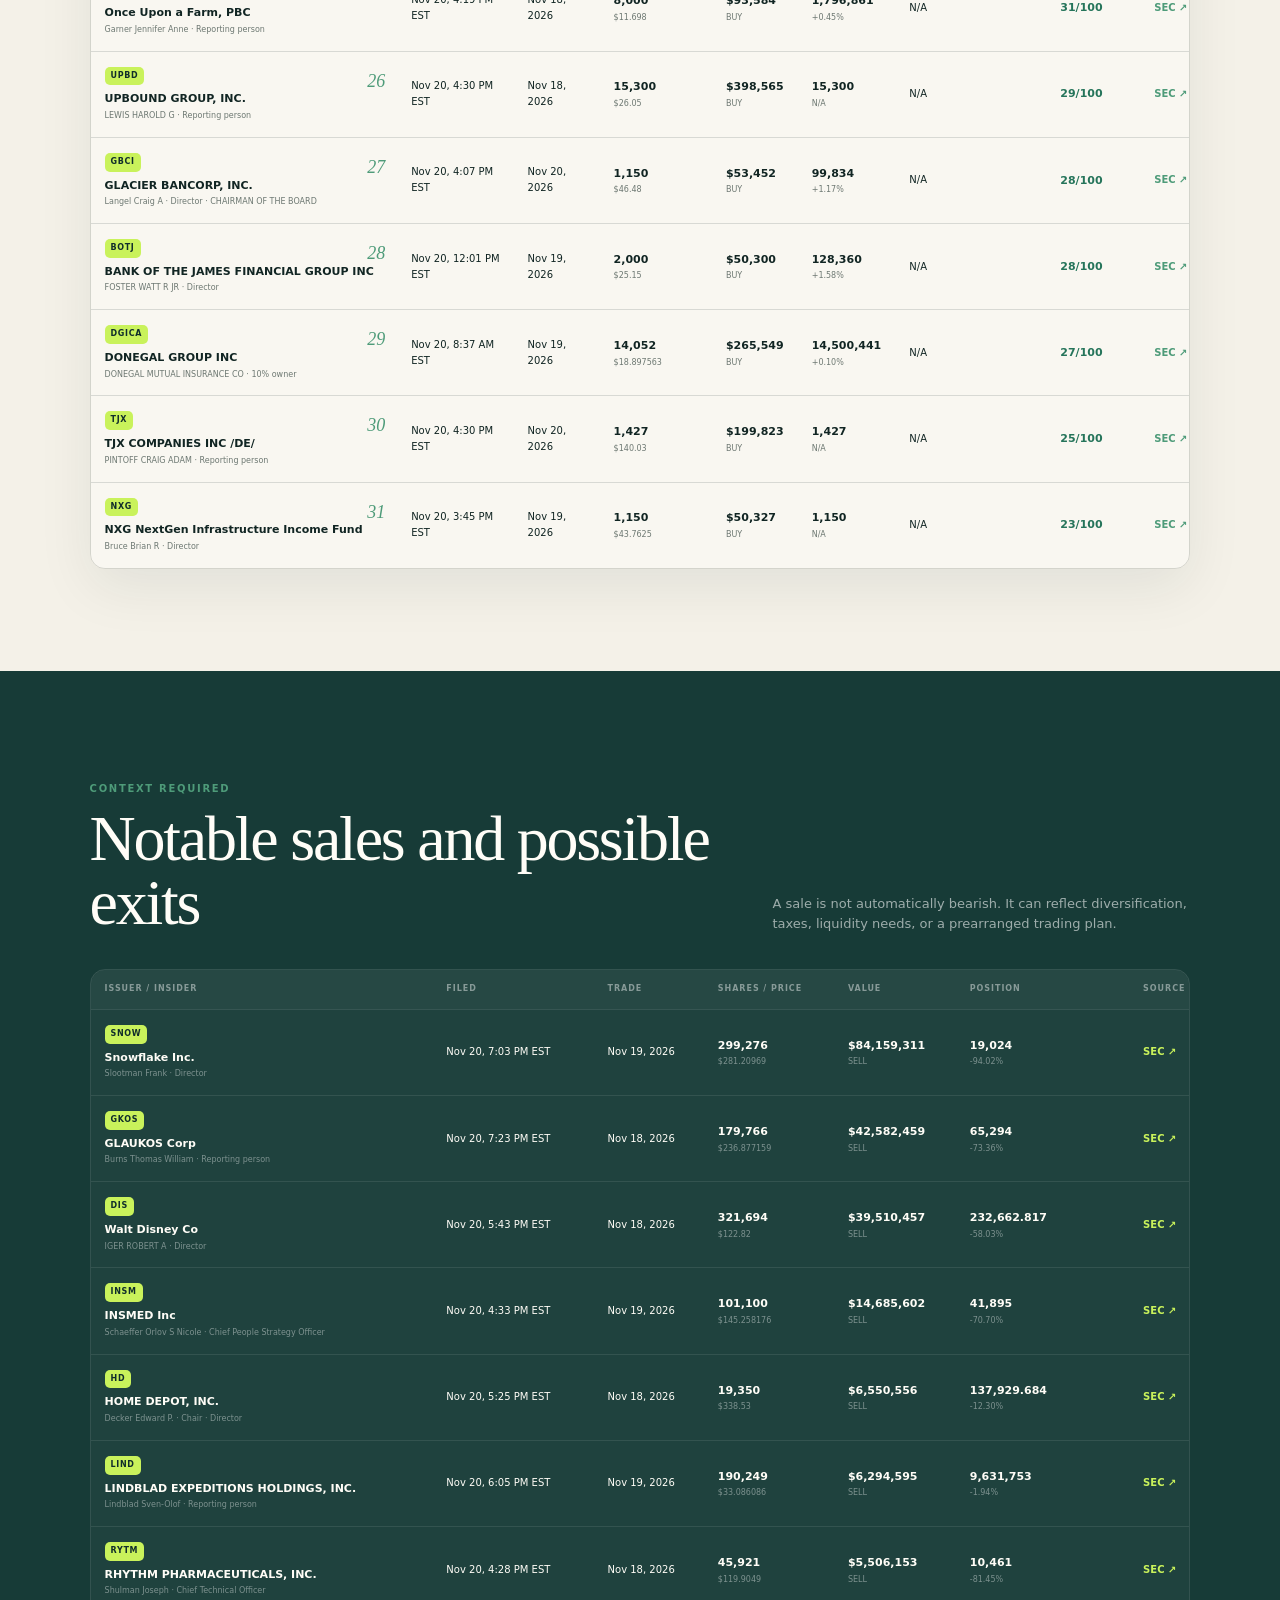
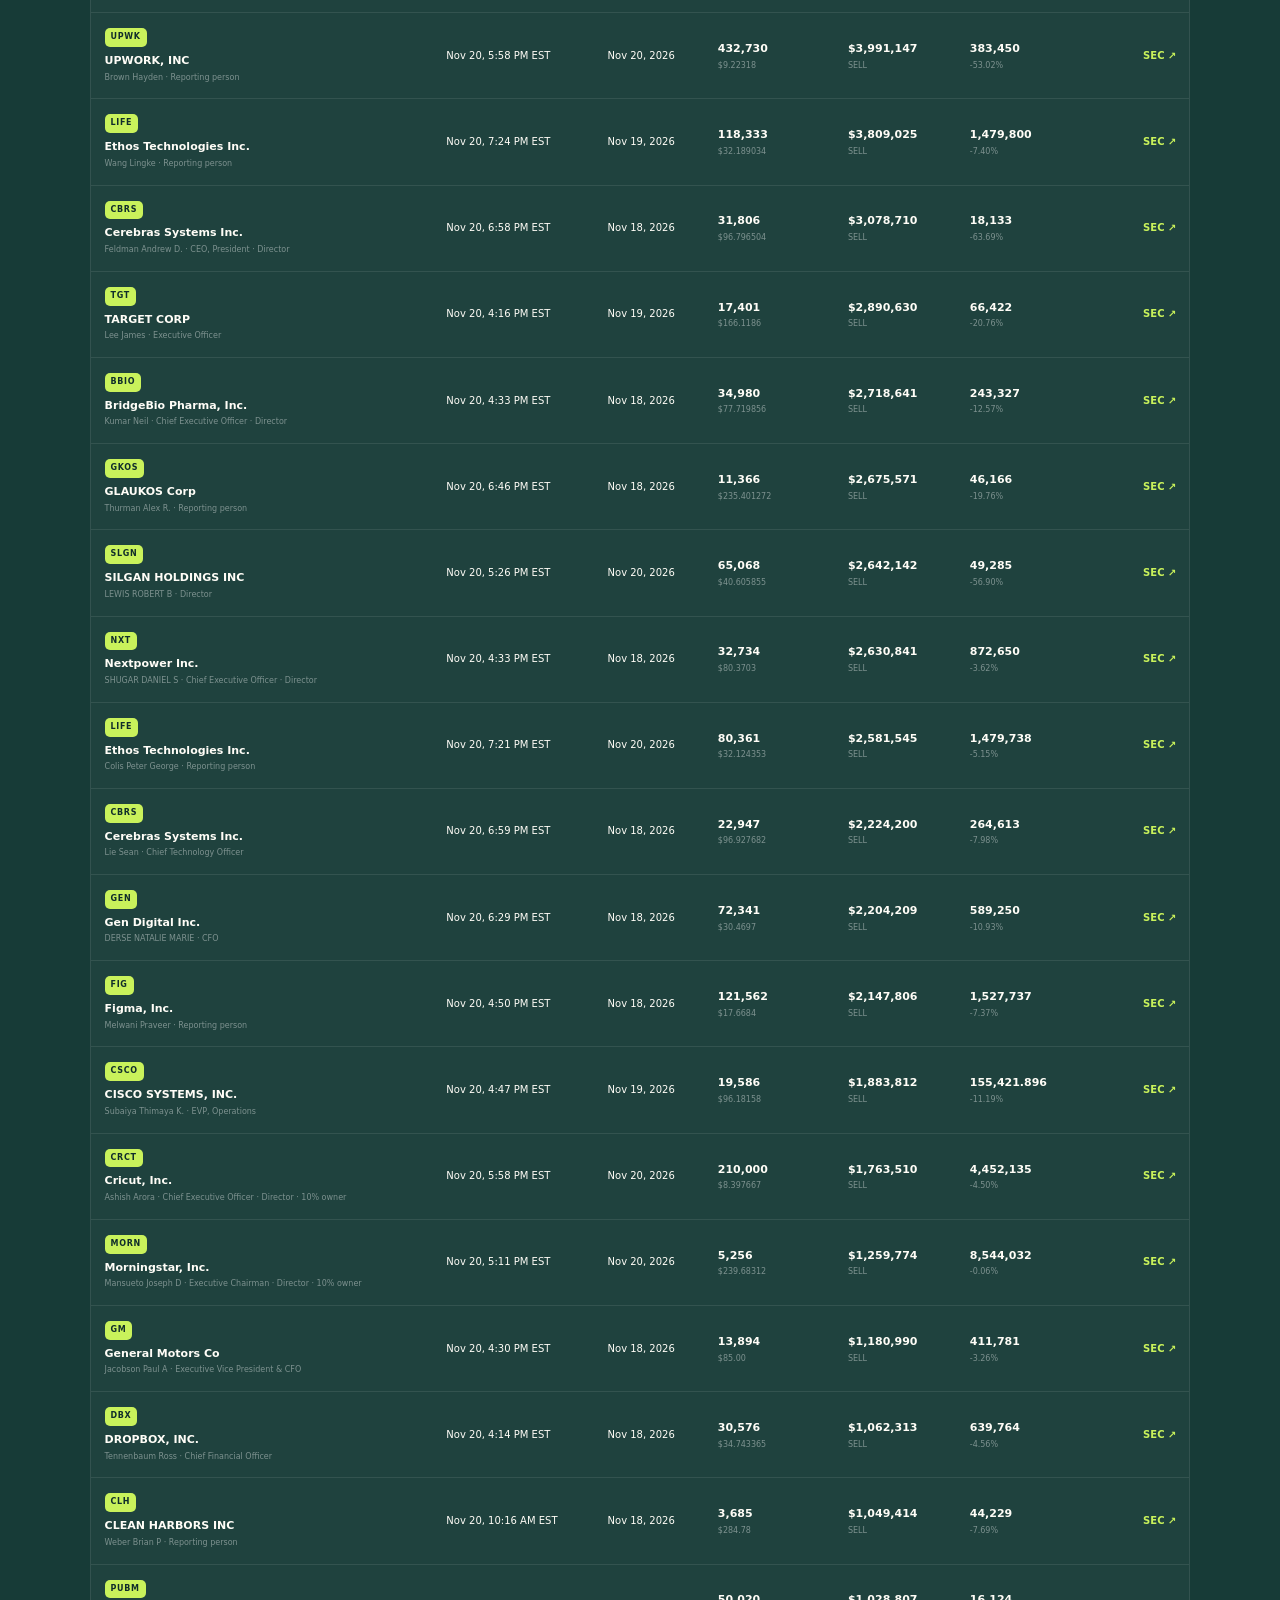
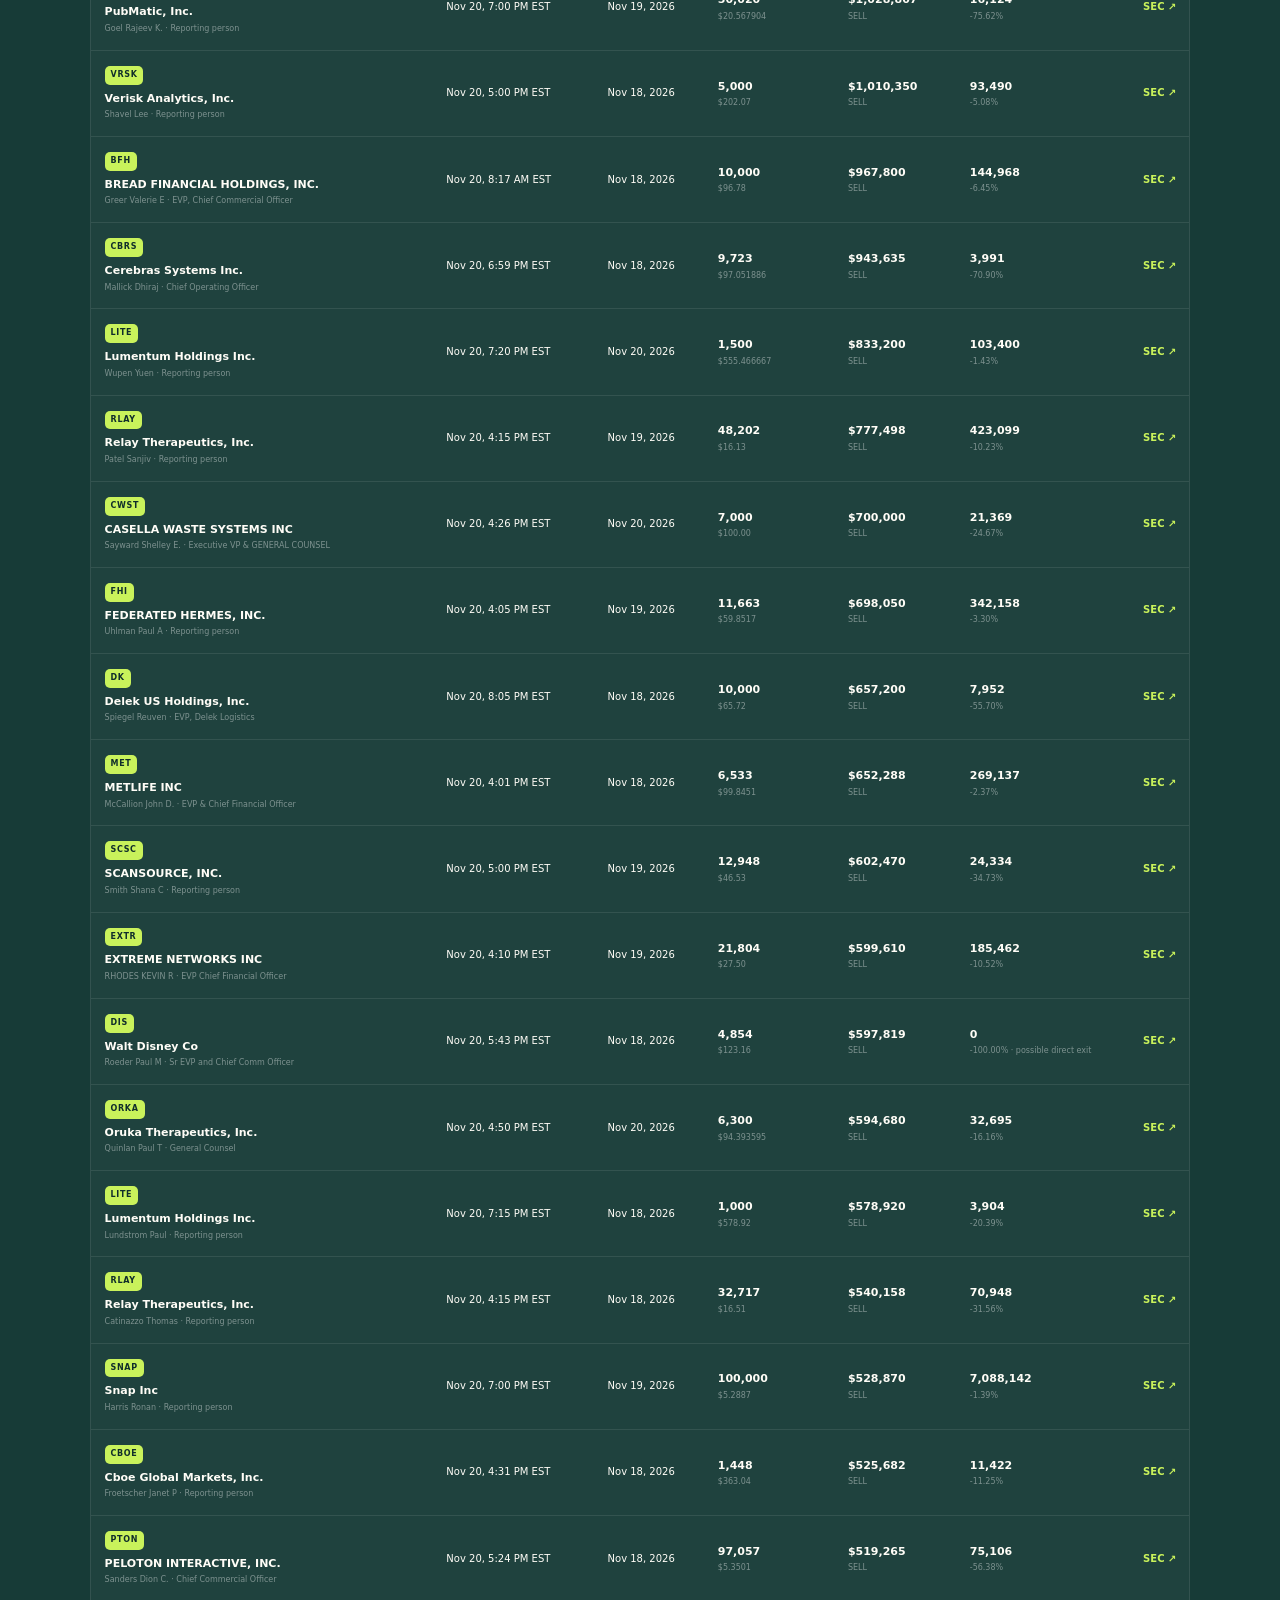
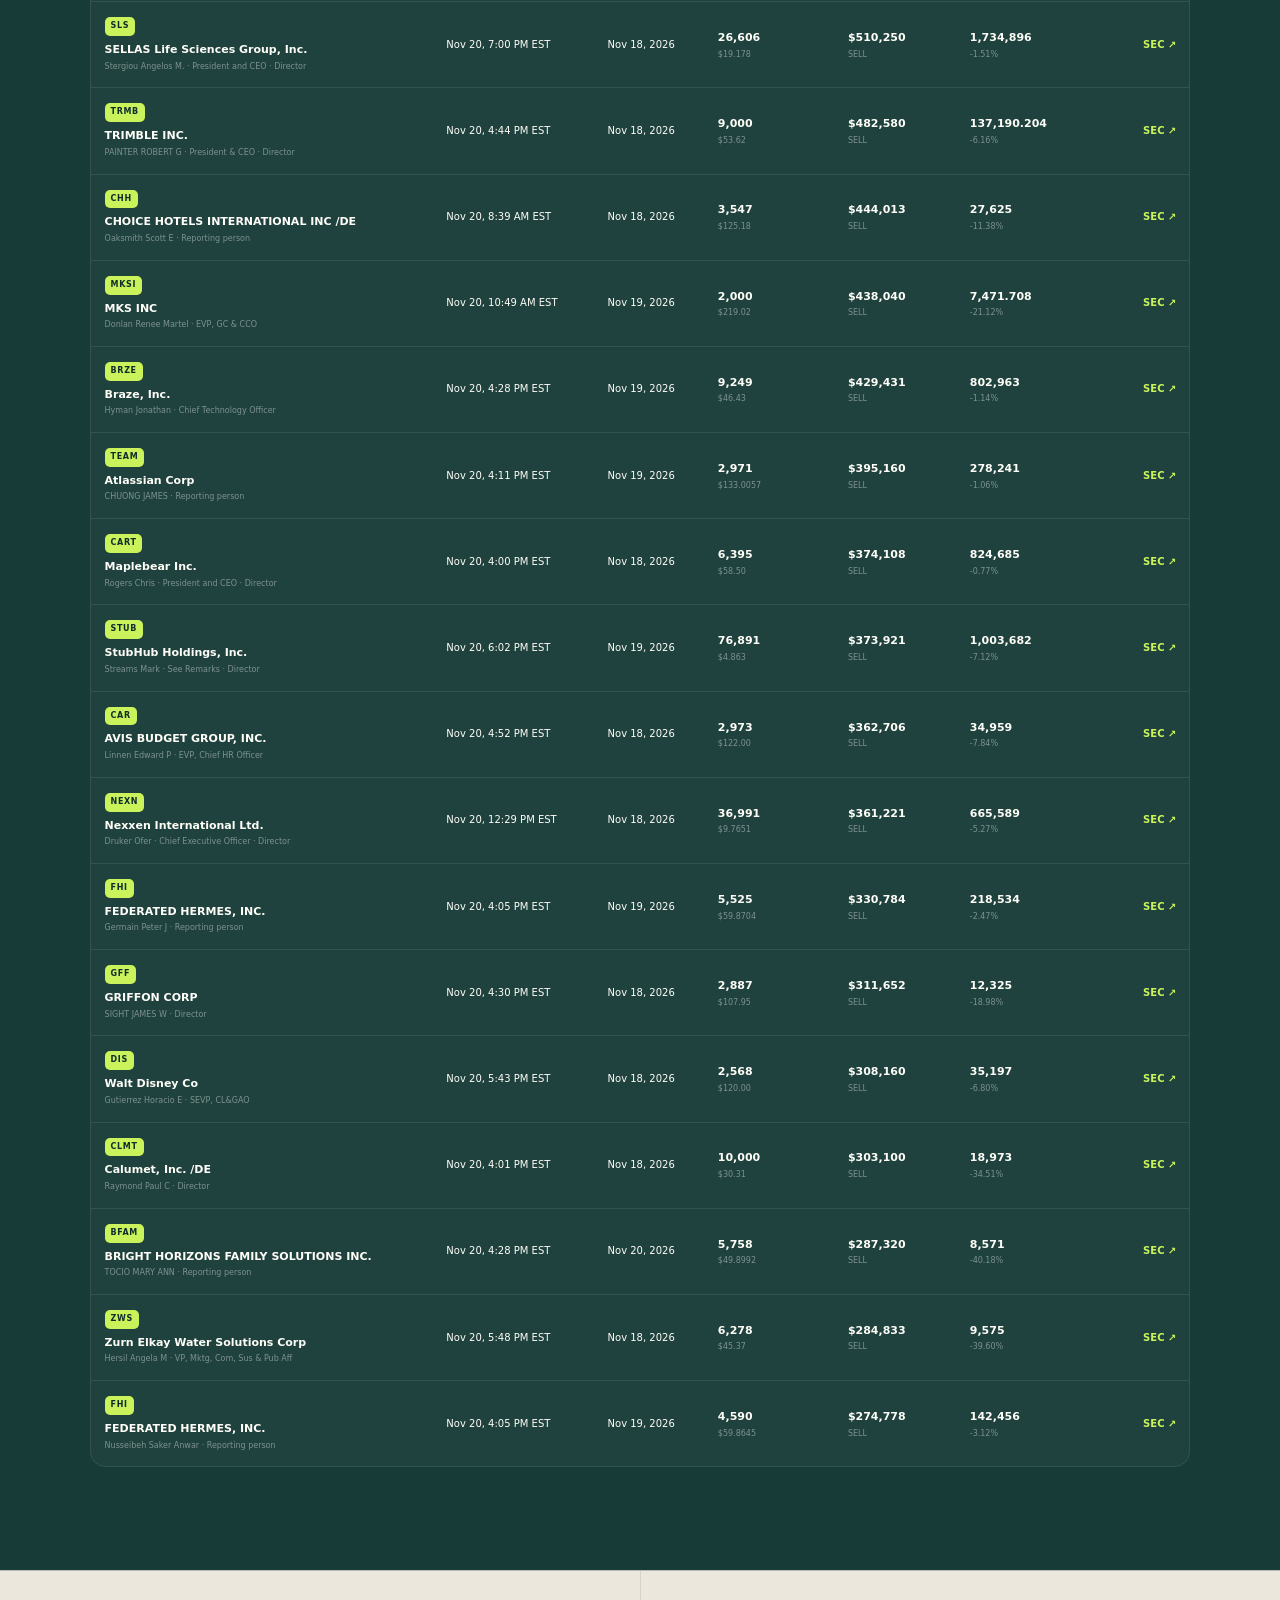
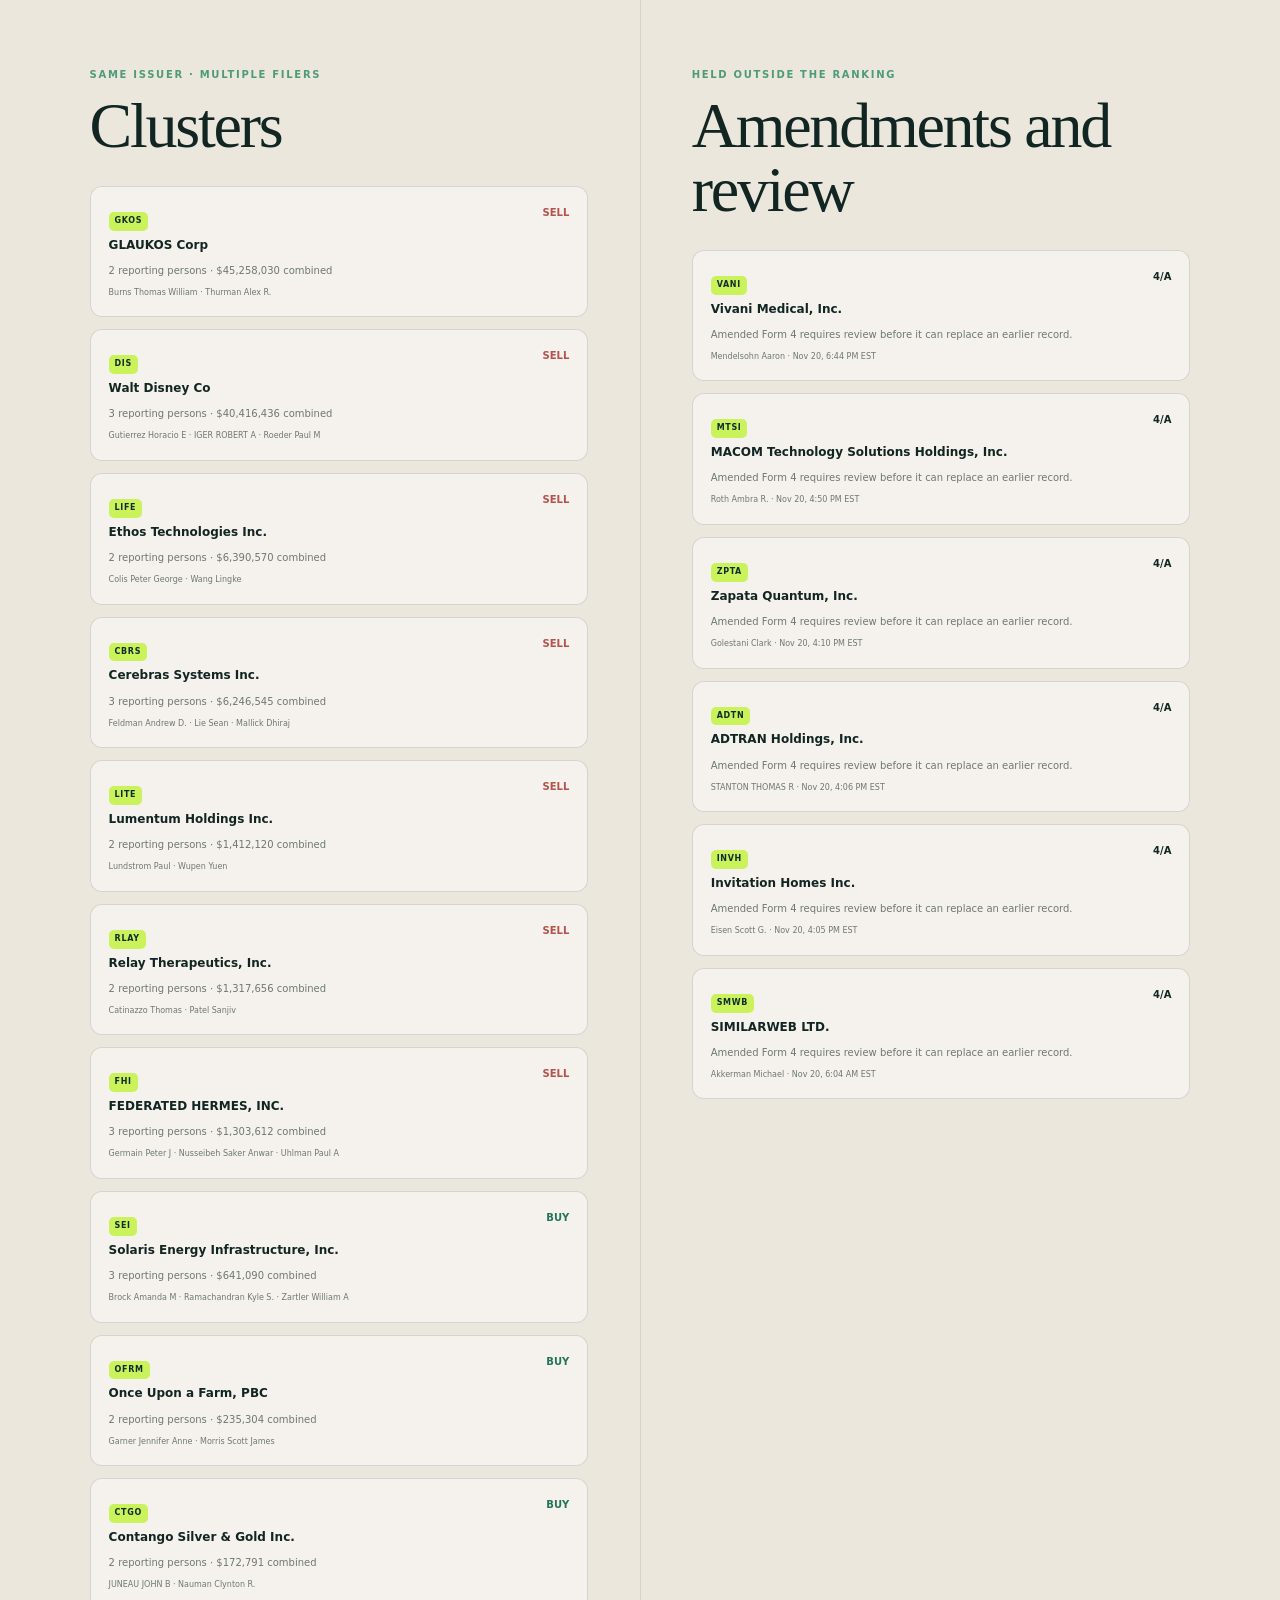
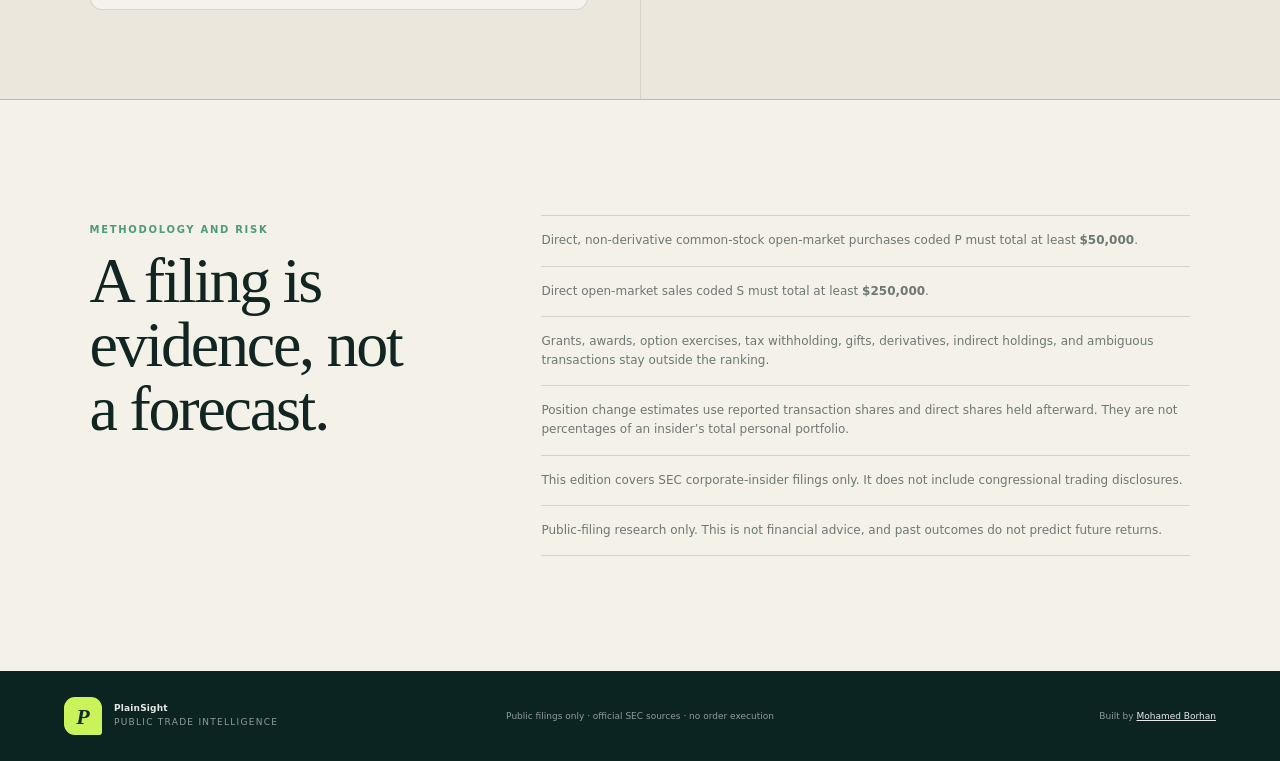
<file: daily.html>
<!doctype html>
<html lang="en">
  <head>
    <meta charset="utf-8">
    <meta name="viewport" content="width=device-width, initial-scale=1">
    <title>Daily SEC Brief | PlainSight</title>
    <meta name="description" content="PlainSight's latest daily brief of qualifying public SEC Form 4 insider transactions, clusters, and review warnings.">
    <meta name="author" content="Mohamed Borhan">
    <meta name="theme-color" content="#102d2b">
    <link rel="icon" href="favicon.ico" sizes="any">
    <link rel="icon" href="assets/favicon.png" type="image/png">
    <link rel="apple-touch-icon" href="assets/apple-touch-icon.png">
    <link rel="canonical" href="https://mohamed-borhan.github.io/plainsight-trades/daily.html">
    <link rel="stylesheet" href="styles.css?v=20261031-1">
    <meta property="og:type" content="website">
    <meta property="og:title" content="Daily SEC Brief | PlainSight">
    <meta property="og:description" content="The latest qualifying public insider transactions with filing context and official SEC links.">
    <meta property="og:url" content="https://mohamed-borhan.github.io/plainsight-trades/daily.html">
    <meta property="og:image" content="https://mohamed-borhan.github.io/plainsight-trades/assets/og.png">
  </head>
  <body class="daily-page">
    <a class="skip-link" href="#daily-main">Skip to the daily brief</a>
    <header class="topbar" id="top">
      <a class="brand" href="./" aria-label="PlainSight home">
        <span class="brand-mark">P</span>
        <span><b>PlainSight</b><small>Public trade intelligence</small></span>
      </a>
      <nav aria-label="Daily brief navigation">
        <a href="#buys">Buys</a>
        <a href="#sales">Sales</a>
        <a href="#clusters">Clusters</a>
        <a href="#review">Review</a>
      </nav>
      <a class="button button-small" href="./">Back to research <span aria-hidden="true">→</span></a>
    </header>

    <main id="daily-main">
      <section class="daily-hero">
        <div>
          <span class="eyebrow">Latest automated SEC edition</span>
          <h1>The daily public-insider brief.</h1>
          <p>Every qualifying trade from the latest successful collection, ranked with its filing context intact. Public SEC Forms 4 and 4/A only.</p>
          <div class="daily-meta"><i></i><span id="daily-edition">Loading the latest edition…</span></div>
        </div>
        <aside class="daily-hero-note">
          <b>Research, not execution.</b>
          <p>PlainSight never places orders. Filings may be delayed, amended, incomplete, or corrected later.</p>
          <a href="data/daily/latest.json" download>Download this edition’s JSON ↗</a>
        </aside>
      </section>

      <section class="daily-kpis" aria-label="Daily edition totals">
        <div><strong id="daily-buy-count">—</strong><span>qualifying buys</span></div>
        <div><strong id="daily-sale-count">—</strong><span>notable sales</span></div>
        <div><strong id="daily-cluster-count">—</strong><span>clusters</span></div>
        <div><strong id="daily-review-count">—</strong><span>review warnings</span></div>
      </section>

      <section class="daily-section" id="buys">
        <div class="daily-heading">
          <div><span class="eyebrow">Ranked public purchases</span><h2>Strongest buys</h2></div>
          <p>Conviction prioritizes the current filing by transaction size, estimated position change, seniority, and clusters. The historical Trust grade appears separately when available.</p>
        </div>
        <div class="daily-table-wrap"><table class="daily-table"><thead><tr><th>Issuer / insider</th><th>Filed</th><th>Trade</th><th>Shares / price</th><th>Value</th><th>Position</th><th>Grade</th><th>Conviction</th><th>Source</th></tr></thead><tbody id="daily-buys"></tbody></table></div>
        <p class="daily-empty" id="daily-buys-empty" hidden>No qualifying purchases appeared in this edition.</p>
      </section>

      <section class="daily-section daily-section-dark" id="sales">
        <div class="daily-heading">
          <div><span class="eyebrow">Context required</span><h2>Notable sales and possible exits</h2></div>
          <p>A sale is not automatically bearish. It can reflect diversification, taxes, liquidity needs, or a prearranged trading plan.</p>
        </div>
        <div class="daily-table-wrap"><table class="daily-table"><thead><tr><th>Issuer / insider</th><th>Filed</th><th>Trade</th><th>Shares / price</th><th>Value</th><th>Position</th><th>Source</th></tr></thead><tbody id="daily-sales"></tbody></table></div>
        <p class="daily-empty" id="daily-sales-empty" hidden>No notable sales appeared in this edition.</p>
      </section>

      <section class="daily-split">
        <article class="daily-panel" id="clusters">
          <span class="eyebrow">Same issuer · multiple filers</span>
          <h2>Clusters</h2>
          <div class="daily-card-list" id="daily-clusters"></div>
        </article>
        <article class="daily-panel" id="review">
          <span class="eyebrow">Held outside the ranking</span>
          <h2>Amendments and review</h2>
          <div class="daily-card-list" id="daily-review"></div>
        </article>
      </section>

      <section class="daily-method" id="method">
        <div><span class="eyebrow">Methodology and risk</span><h2>A filing is evidence, not a forecast.</h2></div>
        <ul>
          <li>Direct, non-derivative common-stock open-market purchases coded P must total at least <b id="daily-buy-minimum">$50,000</b>.</li>
          <li>Direct open-market sales coded S must total at least <b id="daily-sale-minimum">$250,000</b>.</li>
          <li>Grants, awards, option exercises, tax withholding, gifts, derivatives, indirect holdings, and ambiguous transactions stay outside the ranking.</li>
          <li>Position change estimates use reported transaction shares and direct shares held afterward. They are not percentages of an insider’s total personal portfolio.</li>
          <li>This edition covers SEC corporate-insider filings only. It does not include congressional trading disclosures.</li>
          <li>Public-filing research only. This is not financial advice, and past outcomes do not predict future returns.</li>
        </ul>
      </section>
    </main>

    <footer>
      <a class="brand" href="./"><span class="brand-mark">P</span><span><b>PlainSight</b><small>Public trade intelligence</small></span></a>
      <p>Public filings only · official SEC sources · no order execution</p>
      <span>Built by <a href="https://mohamed-borhan.github.io/">Mohamed Borhan</a></span>
    </footer>

    <script src="daily.js?v=20261031-1" defer></script>
  </body>
</html>
</file>
<file: styles.css>
:root {
  --ink: #112523;
  --deep: #102d2b;
  --deep-2: #173c38;
  --paper: #f4f1e8;
  --paper-2: #ebe7dc;
  --white: #fffdf7;
  --lime: #c9f25b;
  --green: #4e9b79;
  --red: #b4534b;
  --muted: #6d7872;
  --line: rgba(17, 37, 35, 0.14);
  --shadow: 0 24px 70px rgba(13, 42, 38, 0.12);
  --radius: 24px;
  --sans: Inter, ui-sans-serif, system-ui, -apple-system, BlinkMacSystemFont, "Segoe UI", sans-serif;
  --serif: Georgia, "Times New Roman", serif;
}

* { box-sizing: border-box; }
html { scroll-behavior: smooth; }
body {
  margin: 0;
  color: var(--ink);
  background: var(--paper);
  font-family: var(--sans);
  font-size: 16px;
  line-height: 1.6;
  -webkit-font-smoothing: antialiased;
}
a { color: inherit; }
button, input { font: inherit; }
button { color: inherit; }

.skip-link {
  position: fixed;
  z-index: 100;
  top: 12px;
  left: 12px;
  padding: 10px 14px;
  color: var(--white);
  background: var(--deep);
  border-radius: 8px;
  transform: translateY(-160%);
}
.skip-link:focus { transform: none; }

.topbar {
  position: sticky;
  z-index: 50;
  top: 0;
  display: grid;
  grid-template-columns: 1fr auto 1fr;
  align-items: center;
  gap: 24px;
  min-height: 78px;
  padding: 12px clamp(22px, 4vw, 72px);
  color: var(--white);
  background: rgba(16, 45, 43, 0.95);
  border-bottom: 1px solid rgba(255, 255, 255, 0.12);
  backdrop-filter: blur(16px);
}
.brand {
  display: inline-flex;
  align-items: center;
  gap: 12px;
  width: fit-content;
  text-decoration: none;
}
.brand-mark {
  display: grid;
  width: 38px;
  height: 38px;
  place-items: center;
  color: var(--deep);
  background: var(--lime);
  border-radius: 11px 11px 3px 11px;
  font-family: var(--serif);
  font-size: 22px;
  font-style: italic;
  font-weight: 700;
}
.brand > span:last-child { display: grid; line-height: 1.1; }
.brand b { letter-spacing: 0.02em; }
.brand small {
  margin-top: 4px;
  color: rgba(255, 255, 255, 0.55);
  font-size: 9px;
  letter-spacing: 0.14em;
  text-transform: uppercase;
}
.topbar nav { display: flex; gap: clamp(18px, 3vw, 42px); }
.topbar nav a {
  color: rgba(255,255,255,.72);
  font-size: 13px;
  font-weight: 700;
  text-decoration: none;
}
.topbar nav a:hover, .topbar nav a:focus-visible { color: var(--lime); }
.topbar > .button { justify-self: end; }

.button {
  display: inline-flex;
  align-items: center;
  justify-content: center;
  gap: 12px;
  min-height: 50px;
  padding: 0 20px;
  color: var(--deep);
  background: var(--lime);
  border: 1px solid var(--lime);
  border-radius: 10px;
  font-size: 13px;
  font-weight: 800;
  letter-spacing: .02em;
  text-decoration: none;
  box-shadow: 0 8px 24px rgba(201,242,91,.14);
  transition: transform .25s ease, box-shadow .25s ease, background .25s ease;
}
.button:hover, .button:focus-visible {
  background: #d7ff69;
  box-shadow: 0 12px 32px rgba(201,242,91,.24);
  transform: translateY(-2px);
}
.button-small { min-height: 40px; padding: 0 15px; font-size: 12px; }
.text-link, .source-link, .report-link {
  display: inline-flex;
  align-items: center;
  gap: 10px;
  font-size: 13px;
  font-weight: 800;
  text-decoration: none;
}
.text-link { color: var(--white); }
.text-link:hover { color: var(--lime); }

.hero {
  position: relative;
  display: grid;
  grid-template-columns: minmax(0, 1.2fr) minmax(340px, .65fr);
  gap: clamp(48px, 8vw, 130px);
  align-items: center;
  min-height: 720px;
  padding: clamp(85px, 10vw, 150px) clamp(24px, 7vw, 120px);
  overflow: hidden;
  color: var(--white);
  background:
    radial-gradient(circle at 75% 20%, rgba(201,242,91,.09), transparent 24%),
    linear-gradient(135deg, #102d2b, #0d2725 65%, #173b35);
}
.hero::before {
  position: absolute;
  inset: 0;
  content: "";
  pointer-events: none;
  opacity: .06;
  background-image: linear-gradient(rgba(255,255,255,.5) 1px, transparent 1px), linear-gradient(90deg, rgba(255,255,255,.5) 1px, transparent 1px);
  background-size: 72px 72px;
  mask-image: linear-gradient(90deg, black, transparent 70%);
}
.hero-copy, .hero-card { position: relative; z-index: 1; }
.status-pill {
  display: inline-flex;
  align-items: center;
  gap: 9px;
  padding: 7px 11px;
  border: 1px solid rgba(201,242,91,.26);
  border-radius: 999px;
  color: rgba(255,255,255,.74);
  font-size: 10px;
  font-weight: 800;
  letter-spacing: .12em;
  text-transform: uppercase;
}
.status-pill i, .freshness i {
  width: 7px;
  height: 7px;
  background: var(--lime);
  border-radius: 50%;
  box-shadow: 0 0 0 5px rgba(201,242,91,.1);
}
.hero h1 {
  max-width: 830px;
  margin: 30px 0 24px;
  font-family: var(--serif);
  font-size: clamp(52px, 6.8vw, 104px);
  font-weight: 400;
  letter-spacing: -.055em;
  line-height: .93;
}
.hero h1 em, .not-found h1 em { color: var(--lime); font-weight: 400; }
.hero-copy > p:not(.snapshot) { max-width: 720px; color: rgba(255,255,255,.68); font-size: clamp(16px, 1.5vw, 20px); }
.hero-actions { display: flex; align-items: center; gap: 26px; margin-top: 34px; }
.snapshot { margin: 28px 0 0; color: rgba(255,255,255,.46); font-size: 12px; }
.snapshot b { color: rgba(255,255,255,.78); }

.hero-card {
  padding: 28px;
  background: rgba(255,255,255,.055);
  border: 1px solid rgba(255,255,255,.15);
  border-radius: var(--radius);
  box-shadow: 0 30px 70px rgba(0,0,0,.22);
  backdrop-filter: blur(12px);
}
.card-kicker { display: flex; justify-content: space-between; color: rgba(255,255,255,.48); font-size: 10px; letter-spacing: .14em; text-transform: uppercase; }
.card-kicker b { color: var(--lime); }
.hero-number { margin: 28px 0 0; color: var(--lime); font-family: var(--serif); font-size: 100px; line-height: 1; }
.hero-card > p { margin: 2px 0 26px; color: rgba(255,255,255,.75); }
.metric-grid { display: grid; grid-template-columns: 1fr 1fr; border-top: 1px solid rgba(255,255,255,.12); border-bottom: 1px solid rgba(255,255,255,.12); }
.metric-grid div { display: grid; padding: 20px 0; }
.metric-grid div + div { padding-left: 20px; border-left: 1px solid rgba(255,255,255,.12); }
.metric-grid strong { color: var(--lime); font-family: var(--serif); font-size: 34px; line-height: 1; }
.metric-grid span { margin-top: 8px; font-size: 12px; font-weight: 800; }
.metric-grid small, .card-note { color: rgba(255,255,255,.42); font-size: 10px; }
.card-note { display: block; margin-top: 20px; }

.ticker-strip {
  display: flex;
  align-items: center;
  gap: 22px;
  padding: 17px clamp(24px, 5vw, 80px);
  overflow: hidden;
  white-space: nowrap;
  color: rgba(255,255,255,.62);
  background: #173b37;
  font-size: 10px;
  font-weight: 800;
  letter-spacing: .1em;
  text-transform: uppercase;
}
.ticker-strip > span { color: var(--lime); }
.ticker-strip i { width: 3px; height: 3px; flex: 0 0 3px; background: rgba(255,255,255,.35); border-radius: 50%; }

.section { padding: clamp(86px, 10vw, 150px) clamp(22px, 6vw, 100px); }
.section-heading { margin-bottom: 46px; }
.split-heading { display: grid; grid-template-columns: minmax(0, 1fr) auto; gap: 40px; align-items: end; }
.section-heading h2, .method-section h2, .newsletter h2, .risk-note h2 {
  max-width: 780px;
  margin: 10px 0 15px;
  font-family: var(--serif);
  font-size: clamp(39px, 5vw, 67px);
  font-weight: 400;
  letter-spacing: -.045em;
  line-height: 1;
}
.section-heading p { max-width: 750px; margin: 0; color: var(--muted); }
.eyebrow {
  color: var(--green);
  font-size: 10px;
  font-weight: 900;
  letter-spacing: .17em;
  text-transform: uppercase;
}
.freshness, .method-chip {
  display: inline-flex;
  align-items: center;
  gap: 10px;
  padding: 8px 12px;
  color: var(--muted);
  border: 1px solid var(--line);
  border-radius: 999px;
  font-size: 10px;
  font-weight: 800;
  white-space: nowrap;
  text-transform: uppercase;
}

.ledger-kpis {
  display: grid;
  grid-template-columns: repeat(4, 1fr);
  gap: 1px;
  margin-bottom: 18px;
  overflow: hidden;
  color: var(--white);
  background: rgba(255,255,255,.12);
  border-radius: 14px;
}
.ledger-kpis div { display: grid; gap: 5px; padding: 20px 22px; background: var(--deep); }
.ledger-kpis strong { color: var(--lime); font-family: var(--serif); font-size: 30px; font-weight: 400; line-height: 1; }
.ledger-kpis span { color: rgba(255,255,255,.5); font-size: 8px; font-weight: 800; letter-spacing: .08em; text-transform: uppercase; }

.workbench {
  display: grid;
  grid-template-columns: minmax(0, 1.75fr) minmax(320px, .75fr);
  gap: 18px;
  align-items: start;
}
.signal-list, .context-panel, .political-ledger, .political-score-card, .lead-story, .move-stack {
  background: var(--white);
  border: 1px solid var(--line);
  border-radius: 18px;
  box-shadow: 0 15px 50px rgba(17,37,35,.05);
}
.toolbar { display: flex; flex-wrap: wrap; justify-content: space-between; gap: 12px 16px; padding: 17px; border-bottom: 1px solid var(--line); }
.search {
  display: flex;
  align-items: center;
  gap: 9px;
  flex: 1;
  min-width: 260px;
  max-width: 460px;
  padding: 0 12px;
  background: var(--paper);
  border: 1px solid transparent;
  border-radius: 8px;
}
.search:focus-within { border-color: var(--green); }
.search input { width: 100%; padding: 9px 0; background: none; border: 0; outline: 0; font-size: 12px; }
.segmented { display: flex; padding: 3px; background: var(--paper); border-radius: 8px; }
.segmented button { padding: 7px 10px; background: transparent; border: 0; border-radius: 6px; color: var(--muted); cursor: pointer; font-size: 10px; font-weight: 800; }
.segmented button.active { color: var(--white); background: var(--deep); }
.ledger-tabs button span { margin-left: 3px; opacity: .62; font-size: 8px; }
.ledger-controls { display: flex; justify-content: space-between; gap: 14px; align-items: center; padding: 11px 17px; color: var(--muted); background: #faf8f2; border-bottom: 1px solid var(--line); font-size: 9px; }
.ledger-controls > div { display: flex; gap: 8px; align-items: center; }
.ledger-controls label { font-weight: 900; letter-spacing: .06em; text-transform: uppercase; }
.ledger-controls select { padding: 6px 28px 6px 8px; color: var(--ink); background: var(--white); border: 1px solid var(--line); border-radius: 6px; font: inherit; }
.ledger-controls a { color: var(--green); font-weight: 900; text-decoration: none; white-space: nowrap; }
.table-head, .signal-row {
  display: grid;
  grid-template-columns: minmax(210px, 1.8fr) .75fr .72fr .76fr 54px;
  gap: 12px;
  align-items: center;
}
.table-head { padding: 11px 18px; color: #8a928e; background: #faf8f2; border-bottom: 1px solid var(--line); font-size: 9px; font-weight: 900; letter-spacing: .08em; text-transform: uppercase; }
.signal-row { width: 100%; padding: 15px 18px; text-align: left; background: transparent; border: 0; border-bottom: 1px solid var(--line); cursor: pointer; transition: background .2s ease, box-shadow .2s ease; }
.signal-row:last-child { border-bottom: 0; }
.signal-row:hover { background: #fbfaf5; }
.signal-row.selected { background: rgba(201,242,91,.12); box-shadow: inset 3px 0 var(--green); }
.signal-row.signal-review { background: rgba(208,166,75,.045); }
.signal-row.signal-review.selected { background: rgba(208,166,75,.12); box-shadow: inset 3px 0 #d0a64b; }
.signal-row > span:not(.company-cell) { display: grid; }
.signal-row b { font-size: 11px; }
.signal-row small { color: var(--muted); font-size: 9px; }
.company-cell { display: flex; align-items: center; gap: 10px; min-width: 0; }
.company-cell > i, .politician-cell > i {
  display: grid;
  width: 34px;
  height: 34px;
  flex: 0 0 34px;
  place-items: center;
  color: var(--deep);
  background: var(--lime);
  border-radius: 9px;
  font-size: 10px;
  font-style: normal;
  font-weight: 900;
}
.company-cell > span, .politician-cell > span { display: grid; min-width: 0; }
.company-cell b, .company-cell small { overflow: hidden; text-overflow: ellipsis; white-space: nowrap; }
.positive { color: #25745a !important; }
.negative { color: var(--red) !important; }
.pending { color: var(--muted) !important; }
.score-chip { display: grid !important; width: 31px; height: 31px; place-items: center; color: var(--deep); background: var(--lime); border-radius: 50%; font-size: 10px; font-weight: 900; }
.score-chip.score-muted { color: var(--muted); background: var(--paper-2); }
.side-text { font-size: 9px !important; font-weight: 900; letter-spacing: .06em; text-transform: uppercase; }
.side-text.side-buy { color: #25745a; }
.side-text.side-sell { color: var(--red); }
.side-text.side-review { color: #997528; }
.empty { padding: 40px 20px; color: var(--muted); text-align: center; }
.ledger-pagination { display: grid; grid-template-columns: 1fr auto 1fr; gap: 12px; align-items: center; padding: 14px 17px; border-top: 1px solid var(--line); }
.ledger-pagination span { color: var(--muted); font-size: 9px; font-weight: 800; text-align: center; text-transform: uppercase; }
.ledger-pagination button { justify-self: start; padding: 8px 11px; color: var(--deep); background: var(--paper); border: 1px solid var(--line); border-radius: 7px; cursor: pointer; font-size: 9px; font-weight: 900; }
.ledger-pagination button:last-child { justify-self: end; }
.ledger-pagination button:hover:not(:disabled) { color: var(--white); background: var(--deep); }
.ledger-pagination button:disabled { cursor: not-allowed; opacity: .38; }

.context-panel { position: sticky; top: 96px; padding: 24px; overflow: hidden; }
.context-top { display: flex; justify-content: space-between; align-items: center; }
.context-top > span:first-child { display: flex; gap: 6px; align-items: center; }
.ticker-badge { padding: 5px 8px; color: var(--deep); background: var(--lime); border-radius: 6px; font-size: 10px; font-weight: 900; }
.side-badge { padding: 5px 8px; border-radius: 6px; font-size: 8px; font-weight: 900; letter-spacing: .06em; text-transform: uppercase; }
.side-badge.side-buy { color: #175b45; background: rgba(78,155,121,.16); }
.side-badge.side-sell { color: #9b3d37; background: rgba(180,78,70,.12); }
.side-badge.side-review { color: #765917; background: rgba(208,166,75,.18); }
.filed { color: var(--muted); font-size: 9px; text-transform: uppercase; }
.context-panel h3 { margin: 18px 0 0; font-family: var(--serif); font-size: 36px; line-height: 1; }
.insider-line { margin: 7px 0 3px; color: var(--muted); font-size: 11px; }
.record-id { margin: 0 0 20px; overflow-wrap: anywhere; color: #8a928e; font-size: 8px; letter-spacing: .04em; text-transform: uppercase; }
.meter-wrap { display: flex; align-items: center; gap: 15px; }
.meter {
  --score: 65;
  position: relative;
  display: grid;
  width: 78px;
  height: 78px;
  flex: 0 0 78px;
  place-items: center;
  border-radius: 50%;
  background: conic-gradient(var(--lime) calc(var(--score) * 1%), rgba(17,37,35,.1) 0);
}
.meter::before { position: absolute; inset: 7px; content: ""; background: var(--white); border-radius: inherit; }
.meter.unscored { background: conic-gradient(#cbd0cb 50%, rgba(17,37,35,.1) 0); }
.meter-core { position: relative; z-index: 1; line-height: 1; }
.meter-core span { font-family: var(--serif); font-size: 30px; }
.meter-core small { color: var(--muted); font-size: 9px; }
.meter-wrap > div:last-child { display: grid; }
.meter-wrap strong { font-family: var(--serif); font-size: 20px; }
.meter-caption { margin: 12px 0 20px; color: var(--muted); font-size: 10px; }
.context-stats { display: grid; grid-template-columns: 1fr 1fr; margin: 0 -24px; border-top: 1px solid var(--line); border-bottom: 1px solid var(--line); }
.context-stats div { display: grid; padding: 14px 24px; }
.context-stats div:nth-child(even) { border-left: 1px solid var(--line); }
.context-stats div:nth-child(n+3) { border-top: 1px solid var(--line); }
.context-stats span, .explain span { color: var(--muted); font-size: 8px; font-weight: 900; letter-spacing: .08em; text-transform: uppercase; }
.context-stats b { font-size: 13px; }
.record-meta { display: grid; gap: 0; margin: 16px 0 0; border-top: 1px solid var(--line); }
.record-meta div { display: grid; grid-template-columns: .8fr 1.2fr; gap: 10px; padding: 8px 0; border-bottom: 1px solid var(--line); }
.record-meta dt { color: var(--muted); font-size: 8px; font-weight: 900; letter-spacing: .06em; text-transform: uppercase; }
.record-meta dd { margin: 0; overflow-wrap: anywhere; font-size: 9px; text-align: right; }
.explain { margin-top: 15px; padding: 12px 14px; border-left: 3px solid var(--green); border-radius: 0 8px 8px 0; background: rgba(78,155,121,.08); }
.explain.watch { border-left-color: #d0a64b; background: rgba(208,166,75,.08); }
.explain p { margin: 4px 0 0; color: #53605a; font-size: 10px; line-height: 1.55; }
.context-links { display: flex; flex-wrap: wrap; gap: 10px 18px; margin-top: 20px; }
.source-link, .report-link { color: var(--deep); font-size: 11px; }
.source-link:hover, .report-link:hover { color: var(--green); }
.report-link { color: var(--muted); }

.congress-section { background: #ede9dd; }
.delay-chip { display: grid; min-width: 155px; padding: 16px 20px; background: var(--deep); border-radius: 12px; color: var(--white); }
.delay-chip b { color: var(--lime); font-family: var(--serif); font-size: 25px; }
.delay-chip span { color: rgba(255,255,255,.56); font-size: 9px; text-transform: uppercase; }
.congress-kpis { display: grid; grid-template-columns: repeat(4, 1fr); margin-bottom: 18px; background: var(--deep); border-radius: 15px; color: var(--white); overflow: hidden; }
.congress-kpis div { display: grid; padding: 23px; }
.congress-kpis div + div { border-left: 1px solid rgba(255,255,255,.12); }
.congress-kpis strong { color: var(--lime); font-family: var(--serif); font-size: 30px; line-height: 1; }
.congress-kpis span { margin-top: 7px; font-size: 11px; font-weight: 800; }
.congress-kpis small { color: rgba(255,255,255,.45); font-size: 9px; }
.congress-grid { display: grid; grid-template-columns: minmax(0, 1.4fr) minmax(310px, .6fr); gap: 18px; }
.political-head { display: flex; justify-content: space-between; padding: 18px 20px; border-bottom: 1px solid var(--line); font-size: 11px; font-weight: 900; }
.political-head small { color: var(--muted); font-weight: 500; }
.political-row { display: grid; grid-template-columns: 1fr 1.15fr .55fr .8fr 20px; gap: 13px; align-items: center; padding: 15px 20px; border-bottom: 1px solid var(--line); text-decoration: none; transition: background .2s ease; }
.political-row:hover { background: rgba(201,242,91,.1); }
.political-row > span { display: grid; }
.political-row b { font-size: 10px; }
.political-row small { color: var(--muted); font-size: 8px; }
.politician-cell { display: flex !important; align-items: center; gap: 10px; }
.source-disclaimer { margin: 0; padding: 16px 20px; color: var(--muted); background: #faf8f2; border-radius: 0 0 18px 18px; font-size: 9px; }
.political-score-card { padding: 24px; }
.political-score-card h3 { margin: 10px 0 22px; font-family: var(--serif); font-size: 30px; line-height: 1; }
.political-score-card > p { color: var(--muted); font-size: 11px; }
.political-score-card ul { margin: 20px 0; padding: 0; list-style: none; border-top: 1px solid var(--line); }
.political-score-card li { display: flex; justify-content: space-between; gap: 20px; padding: 10px 0; border-bottom: 1px solid var(--line); font-size: 9px; }
.political-score-card li span { color: var(--muted); text-align: right; }
.source-pair { display: grid; grid-template-columns: 1fr 1fr; gap: 8px; }
.source-pair a { padding: 10px; text-align: center; border: 1px solid var(--line); border-radius: 7px; font-size: 9px; font-weight: 900; text-decoration: none; }
.source-pair a:hover { color: var(--white); background: var(--deep); }

.dark-section { color: var(--white); background: var(--deep); }
.dark-section .section-heading p { color: rgba(255,255,255,.56); }
.dark-section .method-chip { color: rgba(255,255,255,.6); border-color: rgba(255,255,255,.15); }
.trust-layout { display: grid; grid-template-columns: minmax(0, 1.5fr) minmax(300px, .5fr); gap: 18px; }
.leaderboard { border: 1px solid rgba(255,255,255,.12); border-radius: 16px; overflow: hidden; }
.leader { display: grid; grid-template-columns: 35px 42px minmax(150px, 1fr) repeat(3, .48fr) 76px; gap: 12px; align-items: center; padding: 17px 20px; border-bottom: 1px solid rgba(255,255,255,.1); }
.leader:last-child { border: 0; }
.rank { color: rgba(255,255,255,.3); font-family: var(--serif); font-size: 16px; }
.avatar { display: grid; width: 38px; height: 38px; place-items: center; color: var(--deep); background: var(--lime); border-radius: 50%; font-size: 10px; font-weight: 900; }
.leader-name, .leader-stat { display: grid; }
.leader-name b { font-size: 11px; }
.leader-name small, .leader-stat small { color: rgba(255,255,255,.42); font-size: 8px; }
.leader-stat b { font-size: 11px; }
.mini-score { position: relative; display: grid; align-items: end; height: 32px; }
.mini-score b { font-family: var(--serif); font-size: 22px; }
.mini-score span { position: absolute; right: 0; bottom: 0; left: 0; height: 2px; max-width: 100%; background: var(--lime); }
.trust-explainer { padding: 25px; color: var(--ink); background: var(--white); border-radius: 16px; }
.trust-explainer .meter-wrap { margin: 18px 0; }
.trust-explainer ol { margin: 20px 0; padding: 0; list-style: none; border-top: 1px solid var(--line); }
.trust-explainer li { display: grid; grid-template-columns: 1fr 1.5fr auto; gap: 10px; padding: 10px 0; border-bottom: 1px solid var(--line); font-size: 9px; }
.trust-explainer li span, .trust-explainer p { color: var(--muted); }
.trust-explainer p { font-size: 10px; }
.trust-empty { margin: 0; padding: 28px; color: rgba(255,255,255,.58); font-size: 12px; }

.edition-grid { display: grid; grid-template-columns: .8fr 1.2fr; gap: 18px; }
.lead-story { min-height: 410px; padding: 30px; background: var(--deep); color: var(--white); }
.edition-meta { display: flex; justify-content: space-between; color: rgba(255,255,255,.45); font-size: 9px; text-transform: uppercase; }
.edition-meta b { color: var(--lime); }
.story-tag { display: inline-block; margin-top: 68px; padding: 5px 8px; color: var(--deep); background: var(--lime); border-radius: 5px; font-size: 8px; font-weight: 900; text-transform: uppercase; }
.lead-story h3 { max-width: 540px; margin: 18px 0; font-family: var(--serif); font-size: clamp(32px, 4vw, 52px); font-weight: 400; line-height: 1; }
.lead-story p { max-width: 560px; color: rgba(255,255,255,.58); font-size: 12px; }
.lead-story a { color: var(--lime); font-size: 11px; font-weight: 900; }
.weekly-counts { display: grid; grid-template-columns: repeat(4, 1fr); gap: 1px; margin: 22px 0; overflow: hidden; border: 1px solid rgba(255,255,255,.12); border-radius: 10px; background: rgba(255,255,255,.12); }
.weekly-counts div { display: grid; gap: 3px; padding: 14px; background: var(--deep); }
.weekly-counts strong { color: var(--lime); font-family: var(--serif); font-size: 27px; font-weight: 400; }
.weekly-counts span { color: rgba(255,255,255,.45); font-size: 8px; text-transform: uppercase; }
.move-stack { padding: 24px; }
.move-title { display: flex; justify-content: space-between; padding-bottom: 14px; border-bottom: 1px solid var(--line); font-size: 11px; font-weight: 900; }
.move-title small { color: var(--muted); font-weight: 500; }
.move { display: grid; grid-template-columns: 50px 1fr auto; gap: 14px; align-items: center; padding: 20px 0; color: inherit; border-bottom: 1px solid var(--line); text-decoration: none; transition: transform .2s ease, background .2s ease; }
.move:hover { transform: translateX(4px); }
.move-ticker { display: grid; width: 42px; height: 42px; place-items: center; color: var(--deep); background: var(--lime); border-radius: 10px; font-size: 10px; font-weight: 900; }
.move > span:nth-child(2) { display: grid; }
.move b { font-size: 12px; }
.move small { color: var(--muted); font-size: 9px; }
.move strong { font-family: var(--serif); font-size: 25px; }
.edition-empty { margin: 24px 0; padding: 22px; color: var(--muted); background: var(--paper); border-radius: 9px; font-size: 11px; }
.benchmark-note { display: grid; gap: 4px; margin-top: 20px; padding: 15px; background: var(--paper); border-radius: 9px; font-size: 9px; }
.benchmark-note span { color: var(--muted); }
.edition-details { display: grid; grid-template-columns: repeat(3, 1fr); gap: 12px; margin-top: 12px; }
.edition-detail-card { padding: 20px; border: 1px solid var(--line); border-radius: 12px; background: var(--white); }
.detail-heading { display: grid; gap: 3px; padding-bottom: 12px; border-bottom: 1px solid var(--line); }
.detail-heading span { font-size: 10px; font-weight: 900; text-transform: uppercase; }
.detail-heading small { color: var(--muted); font-size: 8px; }
.brief-row { display: flex; justify-content: space-between; gap: 16px; padding: 13px 0; color: inherit; border-bottom: 1px solid var(--line); text-decoration: none; }
.brief-row:last-child { border-bottom: 0; }
.brief-row > span { display: grid; gap: 2px; }
.brief-row b, .brief-row strong { font-size: 10px; }
.brief-row small { color: var(--muted); font-size: 8px; line-height: 1.4; }
.brief-row strong { align-self: center; white-space: nowrap; }
a.brief-row:hover b { color: var(--green); }
.brief-empty { margin: 14px 0 0; color: var(--muted); font-size: 9px; }

.method-section { padding: clamp(90px, 11vw, 150px) clamp(22px, 6vw, 100px); background: #dfe8d0; }
.method-inner { display: grid; grid-template-columns: .65fr 1.35fr; gap: clamp(50px, 8vw, 120px); }
.method-grid { display: grid; grid-template-columns: 1fr 1fr; gap: 34px; }
.method-grid article { border-top: 1px solid rgba(17,37,35,.22); }
.method-grid article > span { display: inline-block; margin-top: -1px; padding: 6px 8px; color: var(--paper); background: var(--deep); font-size: 9px; font-weight: 900; }
.method-grid h3 { margin: 17px 0 8px; font-family: var(--serif); font-size: 23px; }
.method-grid p { margin: 0; color: #56635b; font-size: 11px; }

.newsletter { display: grid; grid-template-columns: 1.3fr .7fr; gap: 60px; align-items: center; padding: clamp(75px, 8vw, 110px) clamp(22px, 7vw, 120px); color: var(--white); background: #173b37; }
.newsletter h2 { max-width: 720px; }
.newsletter p { max-width: 670px; color: rgba(255,255,255,.58); }
.brief-action { display: grid; gap: 12px; justify-items: start; }
.brief-action small { color: rgba(255,255,255,.42); font-size: 9px; }
.feedback-section { padding: clamp(86px, 10vw, 145px) clamp(22px, 6vw, 100px); background: #e7ecdc; }
.feedback-intro { display: grid; grid-template-columns: minmax(0, 1fr) auto; gap: 0 48px; align-items: end; margin-bottom: 46px; }
.feedback-intro > .eyebrow, .feedback-intro h2, .feedback-intro p, .feedback-intro .feedback-note { grid-column: 1; }
.feedback-intro h2 { max-width: 820px; margin: 10px 0 15px; font-family: var(--serif); font-size: clamp(39px, 5vw, 67px); font-weight: 400; letter-spacing: -.045em; line-height: 1; }
.feedback-intro p { max-width: 720px; margin: 0; color: var(--muted); }
.feedback-actions { grid-column: 2; grid-row: 1 / span 4; display: grid; gap: 13px; align-self: center; justify-items: start; }
.feedback-text-link { color: var(--deep); }
.feedback-text-link:hover { color: var(--green); }
.feedback-note { display: block; max-width: 720px; margin-top: 15px; color: var(--muted); font-size: 9px; }
.feedback-grid { display: grid; grid-template-columns: repeat(2, minmax(0, 1fr)); gap: 16px; }
.feedback-card, .roadmap-card, .changelog-card { border: 1px solid var(--line); border-radius: 18px; background: var(--white); box-shadow: 0 15px 50px rgba(17,37,35,.05); }
.feedback-card { display: grid; grid-template-columns: auto 1fr; gap: 22px; min-height: 240px; padding: 28px; }
.feedback-card .card-number { display: grid; width: 40px; height: 40px; place-items: center; color: var(--deep); background: var(--lime); border-radius: 10px 10px 3px 10px; font-size: 10px; font-weight: 900; }
.feedback-card h3, .roadmap-card h3, .changelog-card h3 { margin: 7px 0 8px; font-family: var(--serif); font-size: 28px; font-weight: 400; line-height: 1.05; }
.feedback-card p { margin: 0; color: var(--muted); font-size: 11px; }
.feedback-card > a { grid-column: 2; align-self: end; color: var(--green); font-size: 11px; font-weight: 900; }
.featured-feedback-card { color: var(--white); background: var(--deep); }
.featured-feedback-card .eyebrow, .featured-feedback-card > a { color: var(--lime); }
.featured-feedback-card p { color: rgba(255,255,255,.56); }
.roadmap-card { grid-column: 1; padding: 28px; }
.roadmap-heading { display: flex; justify-content: space-between; gap: 24px; align-items: end; padding-bottom: 18px; border-bottom: 1px solid var(--line); }
.roadmap-heading > span { color: var(--green); font-size: 10px; font-weight: 900; white-space: nowrap; }
.roadmap-list, .changelog-card ol { margin: 0; padding: 0; list-style: none; }
.roadmap-list li { border-bottom: 1px solid var(--line); }
.roadmap-list li:last-child { border-bottom: 0; }
.roadmap-list a { display: grid; grid-template-columns: 32px minmax(0, 1fr) auto; gap: 12px; align-items: center; margin-inline: -8px; padding: 13px 8px; border-radius: 10px; text-decoration: none; transition: background .2s ease, transform .2s ease; }
.roadmap-list a:hover, .roadmap-list a:focus-visible { background: var(--paper); transform: translateX(3px); }
.roadmap-list a:focus-visible { outline: 2px solid var(--green); outline-offset: 2px; }
.roadmap-list span, .roadmap-list small { color: var(--muted); font-size: 8px; }
.roadmap-list a > span:nth-child(2) { display: grid; }
.roadmap-list b { font-size: 10px; }
.roadmap-list strong { color: var(--green); font-size: 8px; text-align: right; white-space: nowrap; }
.roadmap-note { margin: 16px 0 0; padding-top: 15px; color: var(--muted); border-top: 1px solid var(--line); font-size: 9px; }
.roadmap-note a { color: var(--green); font-weight: 900; }
.changelog-card { grid-column: 2; padding: 28px; }
.changelog-card > h3 { margin-bottom: 21px; }
.changelog-card li { position: relative; display: grid; grid-template-columns: 54px 1fr; gap: 14px; margin-left: 4px; padding: 15px 0 15px 18px; border-left: 1px solid rgba(78,155,121,.35); }
.changelog-card li::before { position: absolute; top: 20px; left: -5px; width: 9px; height: 9px; content: ""; background: var(--lime); border: 2px solid var(--white); border-radius: 50%; box-shadow: 0 0 0 1px rgba(78,155,121,.35); }
.changelog-card li:first-child { padding-top: 4px; }
.changelog-card li:first-child::before { top: 9px; }
.changelog-card time { color: var(--green); font-size: 9px; font-weight: 900; text-transform: uppercase; }
.changelog-card b { font-size: 10px; }
.changelog-card p { margin: 3px 0 0; color: var(--muted); font-size: 9px; }
.changelog-link { display: inline-flex; margin-top: 18px; color: var(--green); font-size: 10px; font-weight: 900; text-decoration: none; }
.changelog-link:hover, .changelog-link:focus-visible { color: var(--deep); }
.risk-note { display: grid; grid-template-columns: .8fr 1.2fr; gap: 70px; padding: clamp(70px, 8vw, 110px) clamp(22px, 7vw, 120px); background: var(--paper-2); }
.risk-note h2 { font-size: clamp(36px, 4vw, 56px); }
.risk-note p { color: var(--muted); font-size: 12px; }

footer { display: grid; grid-template-columns: 1fr auto 1fr; gap: 25px; align-items: center; padding: 26px clamp(22px, 5vw, 80px); color: rgba(255,255,255,.55); background: #0b2321; font-size: 9px; }
footer > p { text-align: center; }
footer > span { justify-self: end; }
footer a { color: rgba(255,255,255,.9); }

.js .reveal { opacity: 0; transform: translateY(25px); transition: opacity .75s ease, transform .75s ease; }
.js .reveal.is-visible { opacity: 1; transform: none; }
.js #signals.reveal { opacity: 1; transform: none; }

.not-found { min-height: 100vh; display: grid; place-items: center; padding: 24px; color: var(--white); background: var(--deep); }
.not-found main { max-width: 700px; text-align: center; }
.not-found h1 { margin: 18px 0; font-family: var(--serif); font-size: clamp(56px, 9vw, 100px); font-weight: 400; line-height: .9; }
.not-found p { margin-bottom: 28px; color: rgba(255,255,255,.6); }

@media (max-width: 1080px) {
  .topbar { grid-template-columns: 1fr auto auto; }
  .topbar nav { display: flex; }
  .topbar nav a:not(:first-child) { display: none; }
  .topbar nav a:first-child {
    padding: 8px 13px;
    color: var(--deep);
    background: var(--lime);
    border-radius: 9px;
    font-size: 10px;
    font-weight: 900;
    letter-spacing: .08em;
    text-transform: uppercase;
  }
  .hero { grid-template-columns: 1fr .55fr; gap: 45px; padding-inline: 45px; }
  .workbench { grid-template-columns: 1fr; }
  .context-panel { position: relative; top: 0; display: grid; grid-template-columns: .7fr 1.3fr; column-gap: 24px; }
  .context-top, .context-panel h3, .insider-line, .record-id, .meter-wrap, .meter-caption { grid-column: 1; }
  .context-stats, .record-meta, .explain, .context-links { grid-column: 2; }
  .context-stats { grid-row: 1 / span 4; margin: 0; }
  .congress-grid, .trust-layout { grid-template-columns: 1fr; }
  .political-score-card { display: grid; grid-template-columns: 1fr 1fr; gap: 18px 30px; }
  .political-score-card > p, .political-score-card ul, .source-pair { grid-column: 2; }
  .leader { grid-template-columns: 30px 40px minmax(140px,1fr) repeat(3,.5fr) 65px; }
}

@media (max-width: 760px) {
  .topbar { grid-template-columns: 1fr auto; min-height: 66px; padding: 10px 18px; }
  .topbar .button { display: none; }
  .hero { grid-template-columns: 1fr; min-height: auto; padding: 80px 22px; }
  .hero-card { max-width: 520px; }
  .ticker-strip { gap: 16px; }
  .split-heading, .method-inner, .newsletter, .risk-note, .edition-grid, .edition-details, .feedback-intro, .feedback-grid { grid-template-columns: 1fr; }
  .split-heading { align-items: start; }
  .freshness, .delay-chip, .method-chip { justify-self: start; }
  .ledger-kpis { grid-template-columns: 1fr 1fr; }
  .toolbar { align-items: stretch; flex-direction: column; }
  .search { max-width: none; }
  .ledger-tabs { width: 100%; }
  .ledger-tabs button { flex: 1; }
  .ledger-controls { align-items: flex-start; flex-direction: column; }
  .ledger-controls > div { width: 100%; flex-wrap: wrap; }
  .table-head { display: none; }
  .signal-row { grid-template-columns: minmax(165px, 1.5fr) .7fr 42px; }
  .signal-row > span:nth-child(3), .signal-row > span:nth-child(4) { display: none; }
  .context-panel { display: block; }
  .context-stats { margin: 0 -24px; }
  .congress-kpis { grid-template-columns: 1fr 1fr; }
  .congress-kpis div:nth-child(3) { border-left: 0; border-top: 1px solid rgba(255,255,255,.12); }
  .congress-kpis div:nth-child(4) { border-top: 1px solid rgba(255,255,255,.12); }
  .political-head small { display: none; }
  .political-row { grid-template-columns: 1fr .8fr 20px; }
  .political-row > span:nth-child(2), .political-row > span:nth-child(3) { display: none; }
  .political-score-card { display: block; }
  .leader { grid-template-columns: 25px 38px minmax(0,1fr) 60px; }
  .leader-stat { display: none; }
  .method-grid { grid-template-columns: 1fr; }
  .newsletter, .risk-note { gap: 28px; }
  .feedback-actions { grid-column: 1; grid-row: auto; margin-top: 24px; }
  .feedback-card, .roadmap-card, .changelog-card { grid-column: 1; }
  footer { grid-template-columns: 1fr; text-align: center; }
  footer .brand, footer > span { justify-self: center; }
  footer > p { margin: 0; }
}

@media (max-width: 430px) {
  .hero-actions { align-items: flex-start; flex-direction: column; }
  .hero-number { font-size: 80px; }
  .section { padding-inline: 16px; }
  .segmented button { flex: 1; }
  .ledger-tabs { display: grid; grid-template-columns: 1fr 1fr; }
  .ledger-controls select { flex: 1; }
  .company-cell > i { display: none; }
  .signal-row { grid-template-columns: minmax(135px,1.5fr) .7fr 38px; padding-inline: 13px; }
  .signal-row b { font-size: 10px; }
  .source-pair { grid-template-columns: 1fr; }
  .congress-kpis strong { font-size: 25px; }
  .weekly-counts { grid-template-columns: 1fr 1fr; }
  .feedback-card { grid-template-columns: 1fr; }
  .feedback-card > a { grid-column: 1; }
  .roadmap-list a { grid-template-columns: 25px 1fr; }
  .roadmap-list strong { grid-column: 2; text-align: left; }
}

/* Daily public-filings brief */
.daily-page { background: var(--paper); }
.daily-hero {
  display: grid;
  grid-template-columns: minmax(0, 1.35fr) minmax(280px, .65fr);
  gap: clamp(36px, 7vw, 100px);
  align-items: end;
  padding: clamp(80px, 10vw, 145px) clamp(22px, 7vw, 120px) clamp(65px, 8vw, 110px);
  color: var(--white);
  background: radial-gradient(circle at 78% 20%, rgba(201,242,91,.12), transparent 32%), var(--deep);
}
.daily-hero h1 { max-width: 850px; margin: 14px 0 20px; font-family: var(--serif); font-size: clamp(48px, 7vw, 96px); font-weight: 400; line-height: .96; letter-spacing: -.045em; }
.daily-hero > div > p { max-width: 760px; color: rgba(255,255,255,.64); font-size: clamp(16px, 1.6vw, 21px); }
.daily-meta { display: flex; align-items: center; gap: 10px; margin-top: 30px; color: rgba(255,255,255,.58); font-size: 12px; font-weight: 700; }
.daily-meta i { width: 8px; height: 8px; background: var(--lime); border-radius: 50%; box-shadow: 0 0 0 5px rgba(201,242,91,.1); }
.daily-hero-note { padding: 28px; background: rgba(255,255,255,.06); border: 1px solid rgba(255,255,255,.12); border-radius: 18px; }
.daily-hero-note b { color: var(--lime); font-family: var(--serif); font-size: 23px; font-weight: 400; }
.daily-hero-note p { color: rgba(255,255,255,.58); font-size: 13px; }
.daily-hero-note a { color: var(--white); font-size: 12px; font-weight: 800; }
.daily-kpis { display: grid; grid-template-columns: repeat(4, 1fr); margin: 0; padding: 0 clamp(22px, 7vw, 120px); background: var(--deep); border-top: 1px solid rgba(255,255,255,.1); }
.daily-kpis div { display: grid; gap: 4px; padding: 28px clamp(14px, 3vw, 36px); border-left: 1px solid rgba(255,255,255,.1); }
.daily-kpis div:last-child { border-right: 1px solid rgba(255,255,255,.1); }
.daily-kpis strong { color: var(--lime); font-family: var(--serif); font-size: clamp(30px, 4vw, 48px); font-weight: 400; line-height: 1; }
.daily-kpis span { color: rgba(255,255,255,.5); font-size: 9px; font-weight: 800; letter-spacing: .12em; text-transform: uppercase; }
.daily-section { padding: clamp(70px, 8vw, 110px) clamp(22px, 7vw, 120px); }
.daily-section-dark { color: var(--white); background: #173b37; }
.daily-heading { display: grid; grid-template-columns: 1fr minmax(280px, .65fr); gap: 40px; align-items: end; margin-bottom: 34px; }
.daily-heading h2, .daily-panel h2, .daily-method h2 { margin: 8px 0 0; font-family: var(--serif); font-size: clamp(38px, 5vw, 66px); font-weight: 400; line-height: 1; letter-spacing: -.035em; }
.daily-heading > p { margin: 0; color: var(--muted); font-size: 13px; }
.daily-section-dark .daily-heading > p { color: rgba(255,255,255,.58); }
.daily-table-wrap { overflow-x: auto; border: 1px solid var(--line); border-radius: 15px; box-shadow: 0 18px 55px rgba(13,42,38,.08); }
.daily-section-dark .daily-table-wrap { border-color: rgba(255,255,255,.12); box-shadow: none; }
.daily-table { width: 100%; min-width: 1120px; border-collapse: collapse; background: rgba(255,255,255,.38); }
.daily-section-dark .daily-table { background: rgba(255,255,255,.035); }
.daily-table th { padding: 13px 14px; color: var(--muted); background: rgba(17,37,35,.04); border-bottom: 1px solid var(--line); font-size: 8px; letter-spacing: .12em; text-align: left; text-transform: uppercase; white-space: nowrap; }
.daily-section-dark .daily-table th { color: rgba(255,255,255,.45); background: rgba(255,255,255,.03); border-color: rgba(255,255,255,.1); }
.daily-table td { position: relative; padding: 15px 14px; border-bottom: 1px solid var(--line); font-size: 10px; vertical-align: middle; }
.daily-section-dark .daily-table td { border-color: rgba(255,255,255,.09); }
.daily-table tr:last-child td { border-bottom: 0; }
.daily-table td:first-child { min-width: 260px; }
.daily-table td b, .daily-table td small { display: block; }
.daily-table td b { font-size: 11px; }
.daily-table td small { margin-top: 3px; color: var(--muted); font-size: 8px; line-height: 1.35; }
.daily-section-dark .daily-table td small { color: rgba(255,255,255,.42); }
.daily-ticker { display: inline-flex; margin: 0 7px 5px 0; padding: 3px 6px; color: var(--deep); background: var(--lime); border-radius: 5px; font-size: 8px; font-weight: 900; letter-spacing: .08em; }
.daily-rank { position: absolute; top: 15px; right: 12px; color: var(--green); font-family: var(--serif); font-size: 18px; font-style: italic; }
.daily-source { color: var(--green); font-weight: 900; text-decoration: none; white-space: nowrap; }
.daily-section-dark .daily-source { color: var(--lime); }
.daily-source:hover { text-decoration: underline; }
.daily-empty { color: var(--muted); font-size: 12px; }
.daily-split { display: grid; grid-template-columns: 1fr 1fr; gap: 1px; background: var(--line); border-top: 1px solid var(--line); border-bottom: 1px solid var(--line); }
.daily-panel { padding: clamp(65px, 7vw, 100px) clamp(22px, 7vw, 120px); background: var(--paper-2); }
.daily-panel:first-child { padding-right: clamp(22px, 4vw, 70px); }
.daily-panel:last-child { padding-left: clamp(22px, 4vw, 70px); }
.daily-card-list { display: grid; gap: 12px; margin-top: 28px; }
.daily-mini-card { display: grid; grid-template-columns: 1fr auto; gap: 8px 18px; padding: 18px; color: inherit; background: rgba(255,255,255,.48); border: 1px solid var(--line); border-radius: 12px; text-decoration: none; transition: transform .2s ease, border-color .2s ease; }
.daily-mini-card div b { display: block; font-size: 12px; }
.daily-mini-card > strong { align-self: start; font-size: 10px; }
.daily-mini-card p, .daily-mini-card small { grid-column: 1 / -1; margin: 0; }
.daily-mini-card p { color: var(--muted); font-size: 10px; }
.daily-mini-card small { color: var(--muted); font-size: 8px; line-height: 1.45; }
.daily-warning-card:hover { border-color: var(--green); transform: translateY(-2px); }
.daily-method { display: grid; grid-template-columns: minmax(260px,.7fr) 1.3fr; gap: clamp(40px, 8vw, 120px); padding: clamp(75px, 9vw, 125px) clamp(22px, 7vw, 120px); }
.daily-method ul { display: grid; gap: 0; margin: 0; padding: 0; list-style: none; }
.daily-method li { padding: 15px 0; color: var(--muted); border-bottom: 1px solid var(--line); font-size: 12px; }
.daily-method li:first-child { border-top: 1px solid var(--line); }

@media (max-width: 900px) {
  .daily-hero, .daily-heading, .daily-method { grid-template-columns: 1fr; }
  .daily-kpis { grid-template-columns: 1fr 1fr; }
  .daily-split { grid-template-columns: 1fr; }
  .daily-panel:first-child, .daily-panel:last-child { padding: 65px 22px; }
}

@media (max-width: 620px) {
  .daily-page .topbar nav { display: none; }
  .daily-page .topbar { grid-template-columns: 1fr auto; }
  .daily-page .topbar > .button { display: inline-flex; min-height: 42px; padding: 0 13px; font-size: 10px; }
  .daily-kpis { padding: 0 18px; }
  .daily-kpis div { padding: 20px 12px; }
  .daily-hero { padding-top: 70px; }
  .daily-hero h1 { font-size: 48px; }
}

@media (prefers-reduced-motion: reduce) {
  html { scroll-behavior: auto; }
  *, *::before, *::after { animation-duration: .01ms !important; animation-iteration-count: 1 !important; transition-duration: .01ms !important; }
}
</file>
